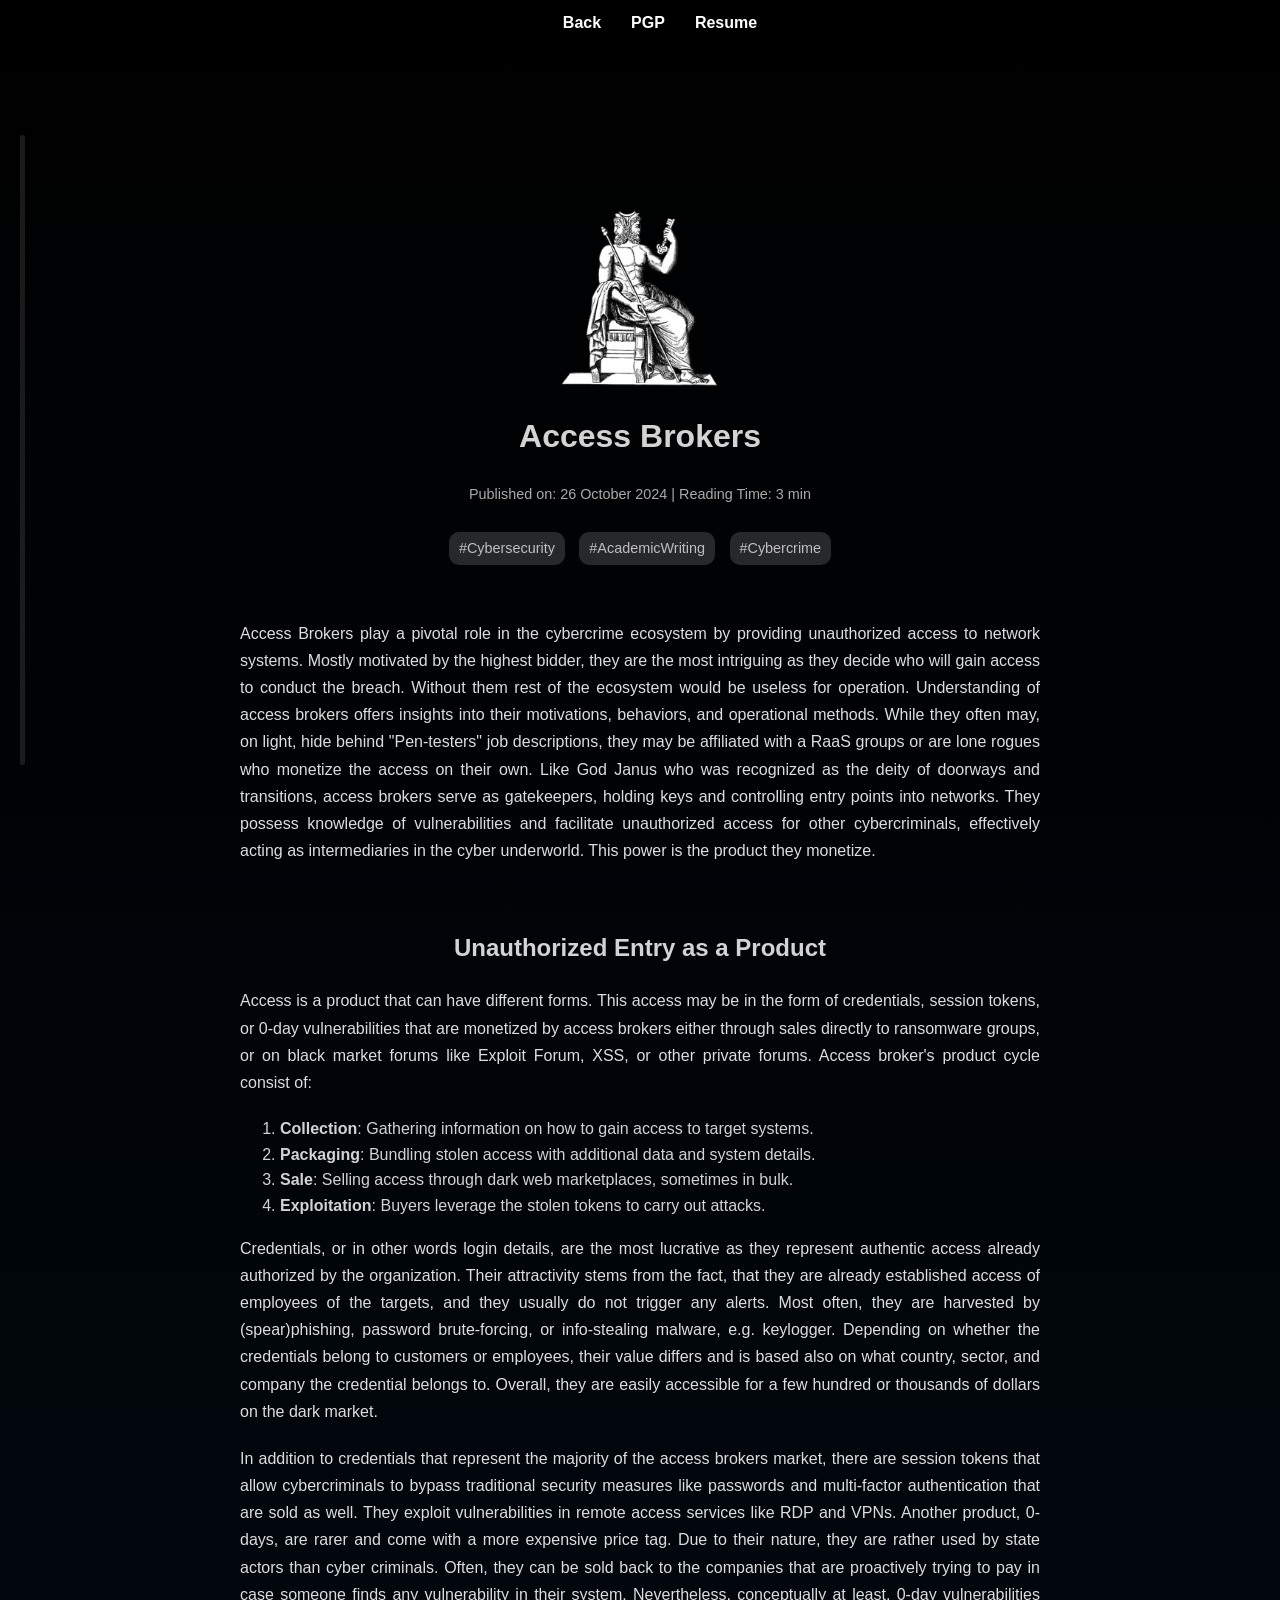
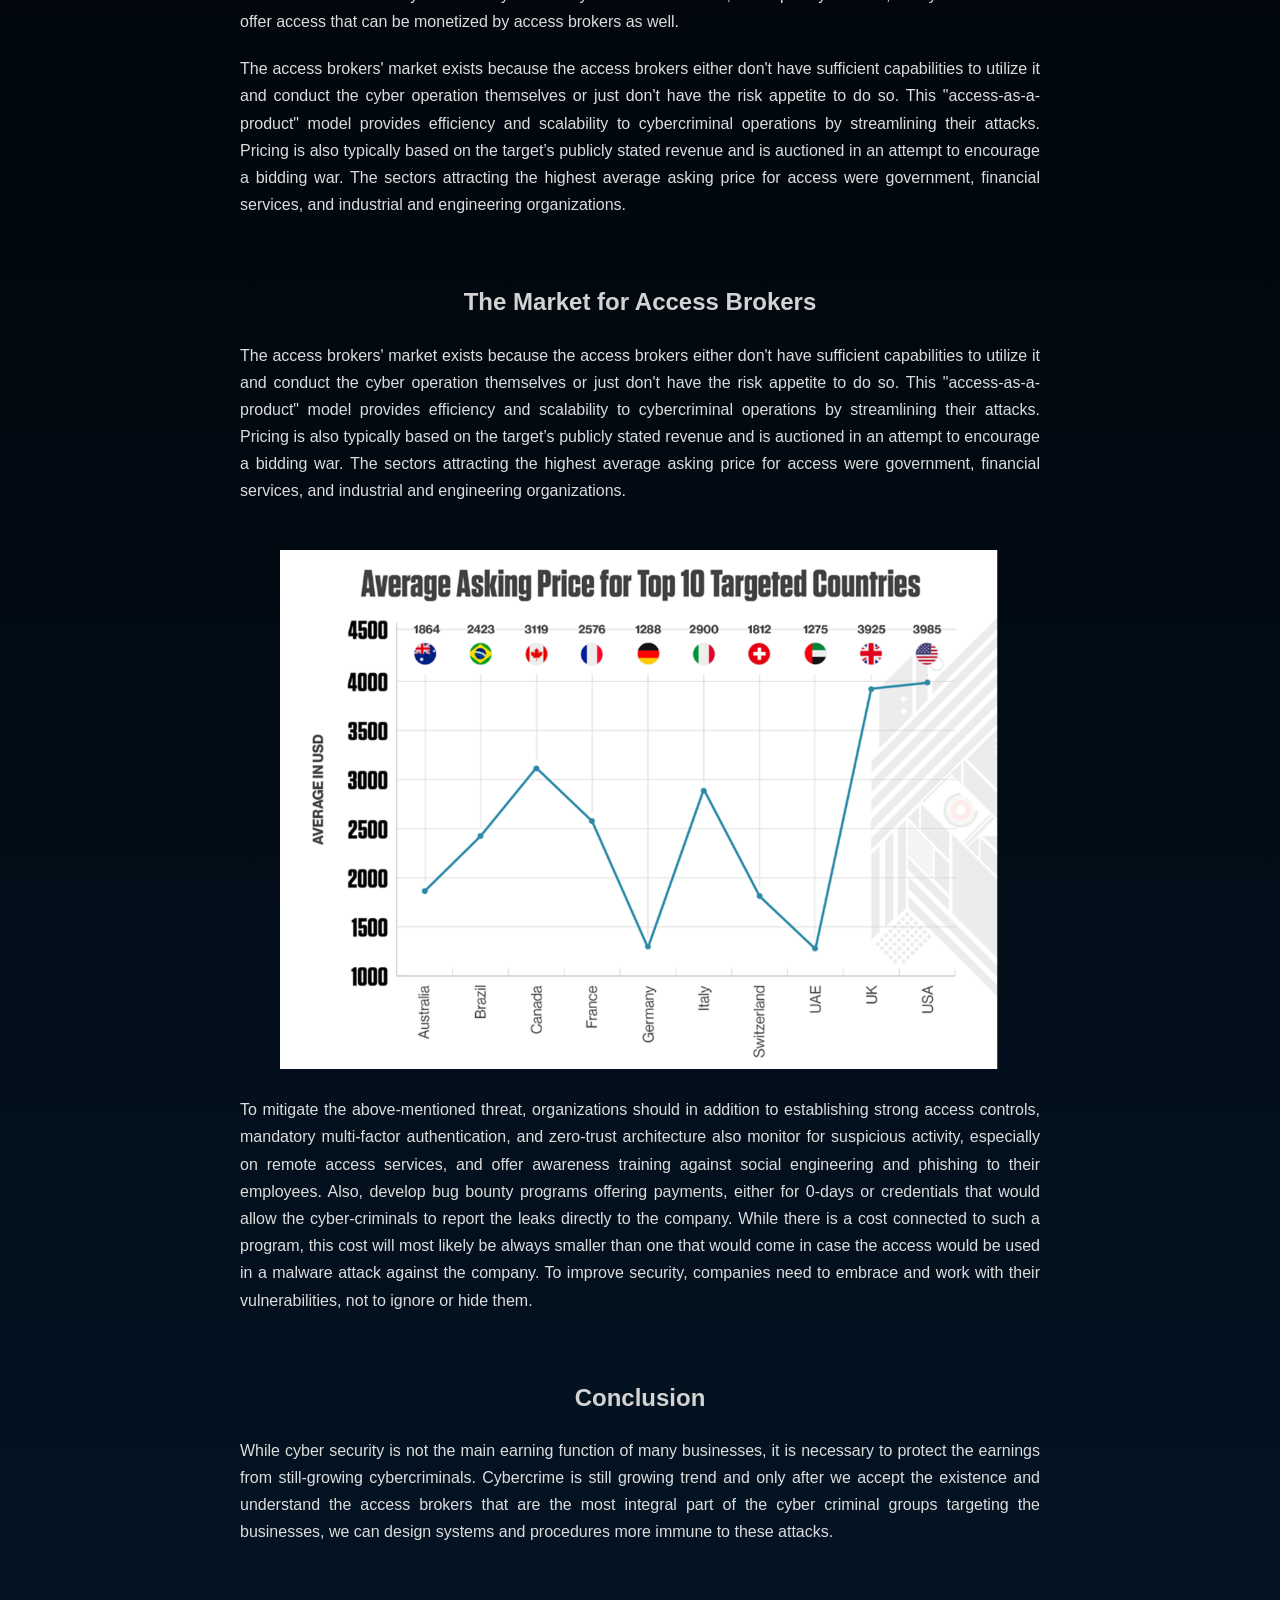
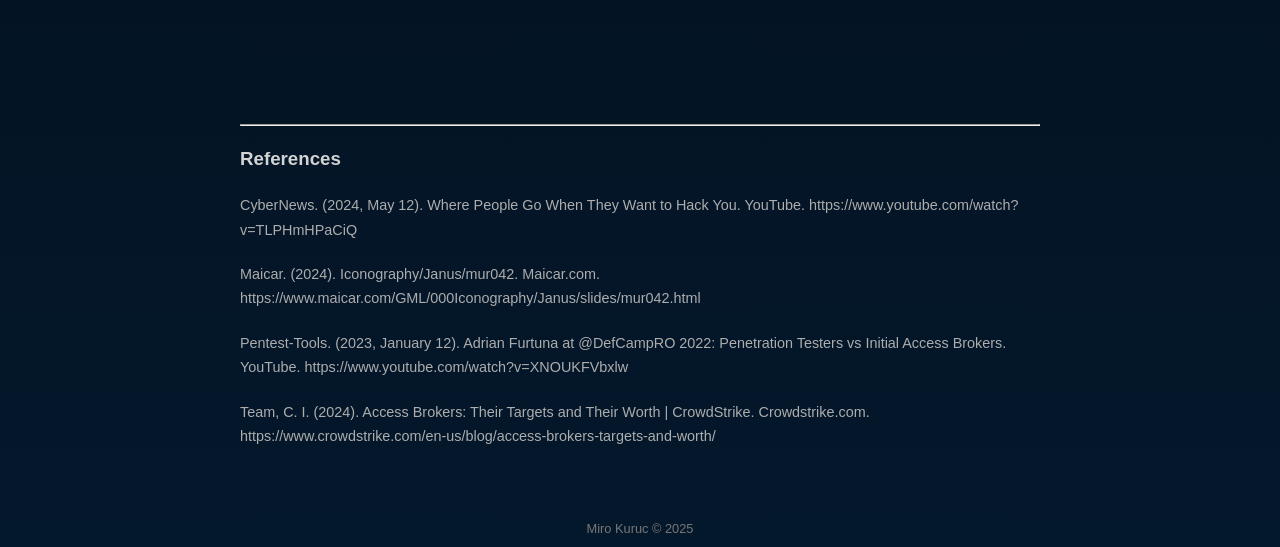
<file: blog/Access_Brokers.html>
<!DOCTYPE html>
<html lang="en">
<head>

    <meta charset="UTF-8">
    <meta name="viewport" content="width=device-width, initial-scale=1.0">
    <link rel="stylesheet" href="/style.css">
    <meta name="date" content="2025-01-01"> <!-- Replace with the actual date -->
    <meta name="author" content="Miro Kuruc"> <!-- Optional: Add your name -->
    <title>Understanding Access Brokers in Cybercrime</title> <!-- Replace with the blog title -->
</head>
<body>

    <header>
        <div class="nav-left">
            <a href="../index.html" class="encrypted-text" data-original="Back"><b>Back</b></a>
            <a href="https://raw.githubusercontent.com/MiroKuruc/whoami/refs/heads/main/Miro%20Kuruc%20(65C4EF4B)%20%E2%80%93%20Public.asc"
                id="downloadLink" class="encrypted-text" data-original="PGP"><b>PGP</b></a>
            <a href="../resume.html" class="encrypted-text" data-original="Resume"><b>Resume</b></a>
        </div>
</header>

    <div class="contents-trigger">
        <div class="progress-line"></div>
    </div>
    <div class="contents-menu">
        <ul></ul>
    </div>

<main>

    <div style="padding: 100px;"></div>

    <img src="blogpictures/janus.jpg" alt="Description of image" class="title-photo">

    <h1>Access Brokers</h1>

    <div class="blog-meta">
        Published on: 26 October 2024 | Reading Time: 3 min
    </div>

    <div class="hashtags">
        <span>#Cybersecurity</span> <span>#AcademicWriting</span> <span>#Cybercrime</span>
    </div>

    <div style="padding: 20px;"></div>

    <div class="blog-content">
        <p>Access Brokers play a pivotal role in the cybercrime ecosystem by providing unauthorized access to network
            systems. Mostly motivated by the highest bidder, they are the most intriguing as they decide who will gain
            access to conduct the breach. Without them rest of the ecosystem would be useless for operation.
            Understanding of access brokers offers insights into their motivations, behaviors, and operational methods.
            While they often may, on light, hide behind "Pen-testers" job descriptions, they may be affiliated with a
            RaaS groups or are lone rogues who monetize the access on their own. Like God Janus who was recognized as
            the deity of doorways and transitions, access brokers serve as gatekeepers, holding keys and controlling
            entry points into networks. They possess knowledge of vulnerabilities and facilitate unauthorized access for
            other cybercriminals, effectively acting as intermediaries in the cyber underworld. This power is the
            product they monetize.</p>

        <div style="height: 25px;"></div>

        <h2>Unauthorized Entry as a Product</h2>
        <p> Access is a product that can have different forms. This access may be in the form of credentials, session
            tokens, or 0-day vulnerabilities that are monetized by access brokers either through sales directly to
            ransomware groups, or on black market forums like Exploit Forum, XSS, or other private forums. Access
            broker's product cycle consist of:</p>
        <ol>
            <li><strong>Collection</strong>: Gathering information on how to gain access to target systems.</li>
            <li><strong>Packaging</strong>: Bundling stolen access with additional data and system details.</li>
            <li><strong>Sale</strong>: Selling access through dark web marketplaces, sometimes in bulk.</li>
            <li><strong>Exploitation</strong>: Buyers leverage the stolen tokens to carry out attacks.</li>
        </ol>

        <p> Credentials, or in other words login details, are the most lucrative as they represent authentic access
            already authorized by the organization. Their attractivity stems from the fact, that they are already
            established access of employees of the targets, and they usually do not trigger any alerts. Most often, they
            are harvested by (spear)phishing, password brute-forcing, or info-stealing malware, e.g. keylogger.
            Depending on whether the credentials belong to customers or employees, their value differs and is based also
            on what country, sector, and company the credential belongs to. Overall, they are easily accessible for a
            few hundred or thousands of dollars on the dark market.</p>

        <p> In addition to credentials that represent the majority of the access brokers market, there are session
            tokens that allow cybercriminals to bypass traditional security measures like passwords and multi-factor
            authentication that are sold as well. They exploit vulnerabilities in remote access services like RDP and
            VPNs. Another product, 0-days, are rarer and come with a more expensive price tag. Due to their nature, they
            are rather used by state actors than cyber criminals. Often, they can be sold back to the companies that are
            proactively trying to pay in case someone finds any vulnerability in their system. Nevertheless,
            conceptually at least, 0-day vulnerabilities offer access that can be monetized by access brokers as
            well. </p>

        <p> The access brokers' market exists because the access brokers either don't have sufficient capabilities to
            utilize it and conduct the cyber operation themselves or just don't have the risk appetite to do so. This
            "access-as-a-product" model provides efficiency and scalability to cybercriminal operations by streamlining
            their attacks. Pricing is also typically based on the target’s publicly stated revenue and is auctioned in
            an attempt to encourage a bidding war. The sectors attracting the highest average asking price for access
            were government, financial services, and industrial and engineering organizations.</p>

        <div style="height: 25px;"></div> 

        <h2>The Market for Access Brokers</h2>
        <p> The access brokers' market exists because the access brokers either don't have sufficient capabilities to
            utilize it and conduct the cyber operation themselves or just don't have the risk appetite to do so. This
            "access-as-a-product" model provides efficiency and scalability to cybercriminal operations by streamlining
            their attacks. Pricing is also typically based on the target’s publicly stated revenue and is auctioned in
            an attempt to encourage a bidding war. The sectors attracting the highest average asking price for access
            were government, financial services, and industrial and engineering organizations.</p>

        <div style="height: 25px;"></div> 

        <img src="blogpictures/askpriceaccess.png" alt="Description of image" class="smaller-image">

        <div style="height: 25px;"></div> 

        <p>To mitigate the above-mentioned threat, organizations should in addition to establishing strong access
            controls, mandatory multi-factor authentication, and zero-trust architecture also monitor for suspicious
            activity, especially on remote access services, and offer awareness training against social engineering and
            phishing to their employees. Also, develop bug bounty programs offering payments, either for 0-days or
            credentials that would allow the cyber-criminals to report the leaks directly to the company. While there is
            a cost connected to such a program, this cost will most likely be always smaller than one that would come in
            case the access would be used in a malware attack against the company. To improve security, companies need
            to embrace and work with their vulnerabilities, not to ignore or hide them. </p>

        <div style="height: 25px;"></div>

        <h2>Conclusion</h2>
        <p>While cyber security is not the main earning function of many businesses, it is necessary to protect the
            earnings from still-growing cybercriminals. Cybercrime is still growing trend and only after we accept the
            existence and understand the access brokers that are the most integral part of the cyber criminal groups
            targeting the businesses, we can design systems and procedures more immune to these attacks. </p>

    </div>

    <div style="height: 150px;"></div> 
    <hr> 
    <h3>References</h3>

    <p class="dark-small-text">CyberNews. (2024, May 12). Where People Go When They Want to Hack You. YouTube.
        https://www.youtube.com/watch?v=TLPHmHPaCiQ</p>
    <p class="dark-small-text">Maicar. (2024). Iconography/Janus/mur042. Maicar.com.
        https://www.maicar.com/GML/000Iconography/Janus/slides/mur042.html</p>
    <p class="dark-small-text">Pentest-Tools. (2023, January 12). Adrian Furtuna at @DefCampRO 2022: Penetration Testers
        vs Initial Access Brokers. YouTube. https://www.youtube.com/watch?v=XNOUKFVbxlw</p>
    <p class="dark-small-text">Team, C. I. (2024). Access Brokers: Their Targets and Their Worth | CrowdStrike.
        Crowdstrike.com. https://www.crowdstrike.com/en-us/blog/access-brokers-targets-and-worth/</p>

</main>

<footer>Miro Kuruc © 2025</footer>

<script src="/script.js" defer></script>

</body>
</html>
</file>
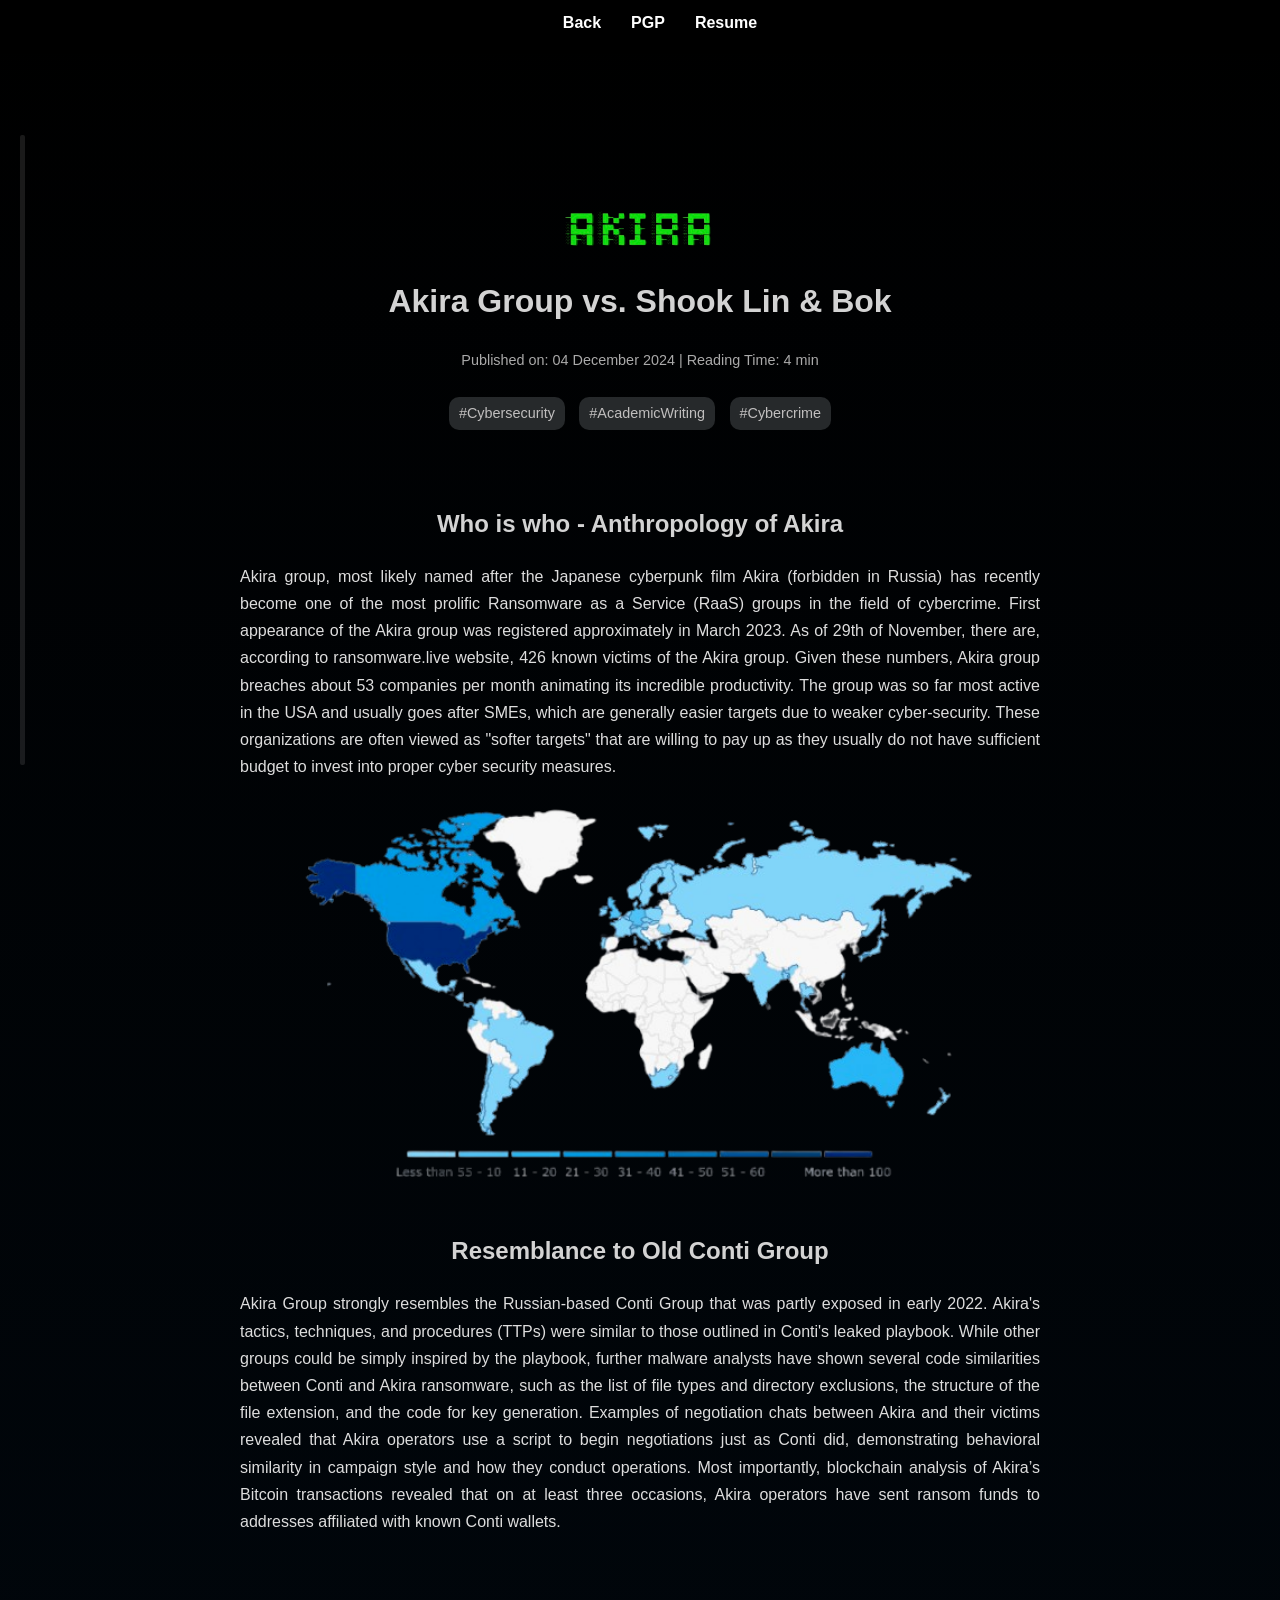
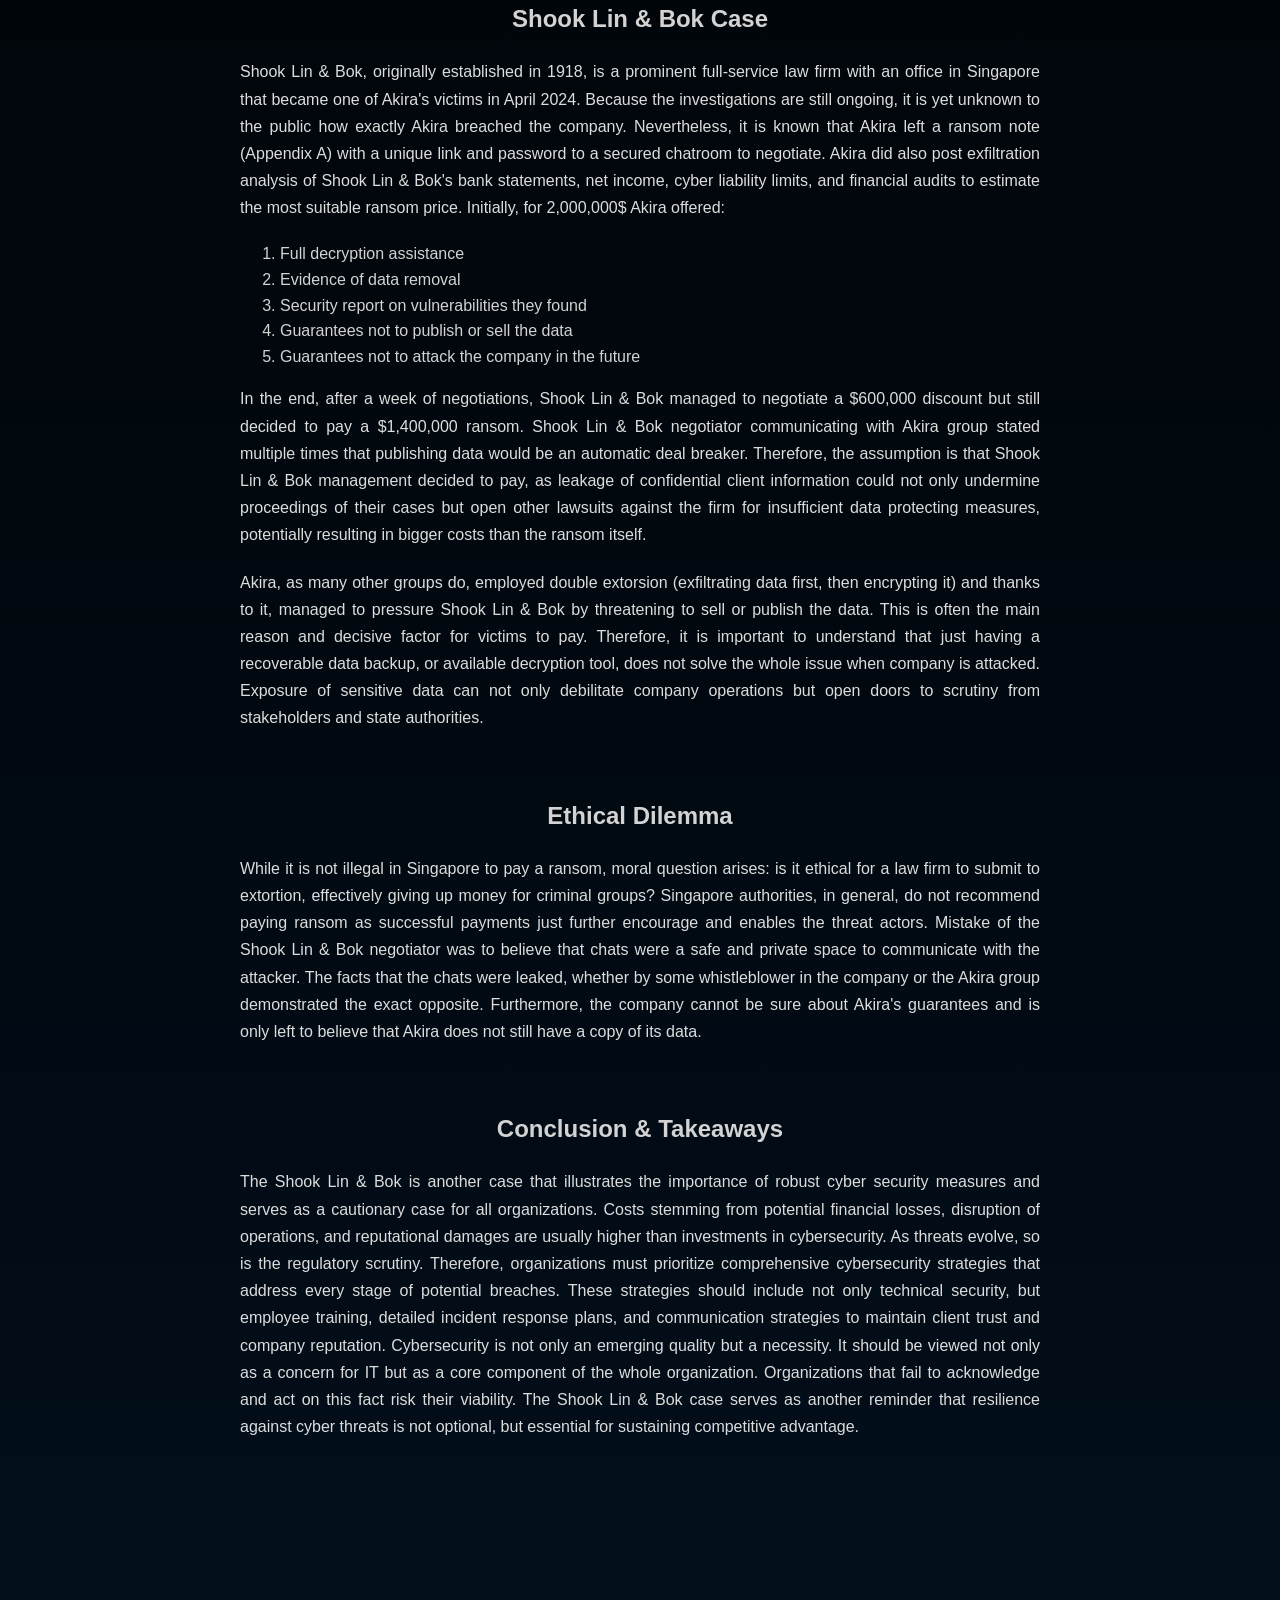
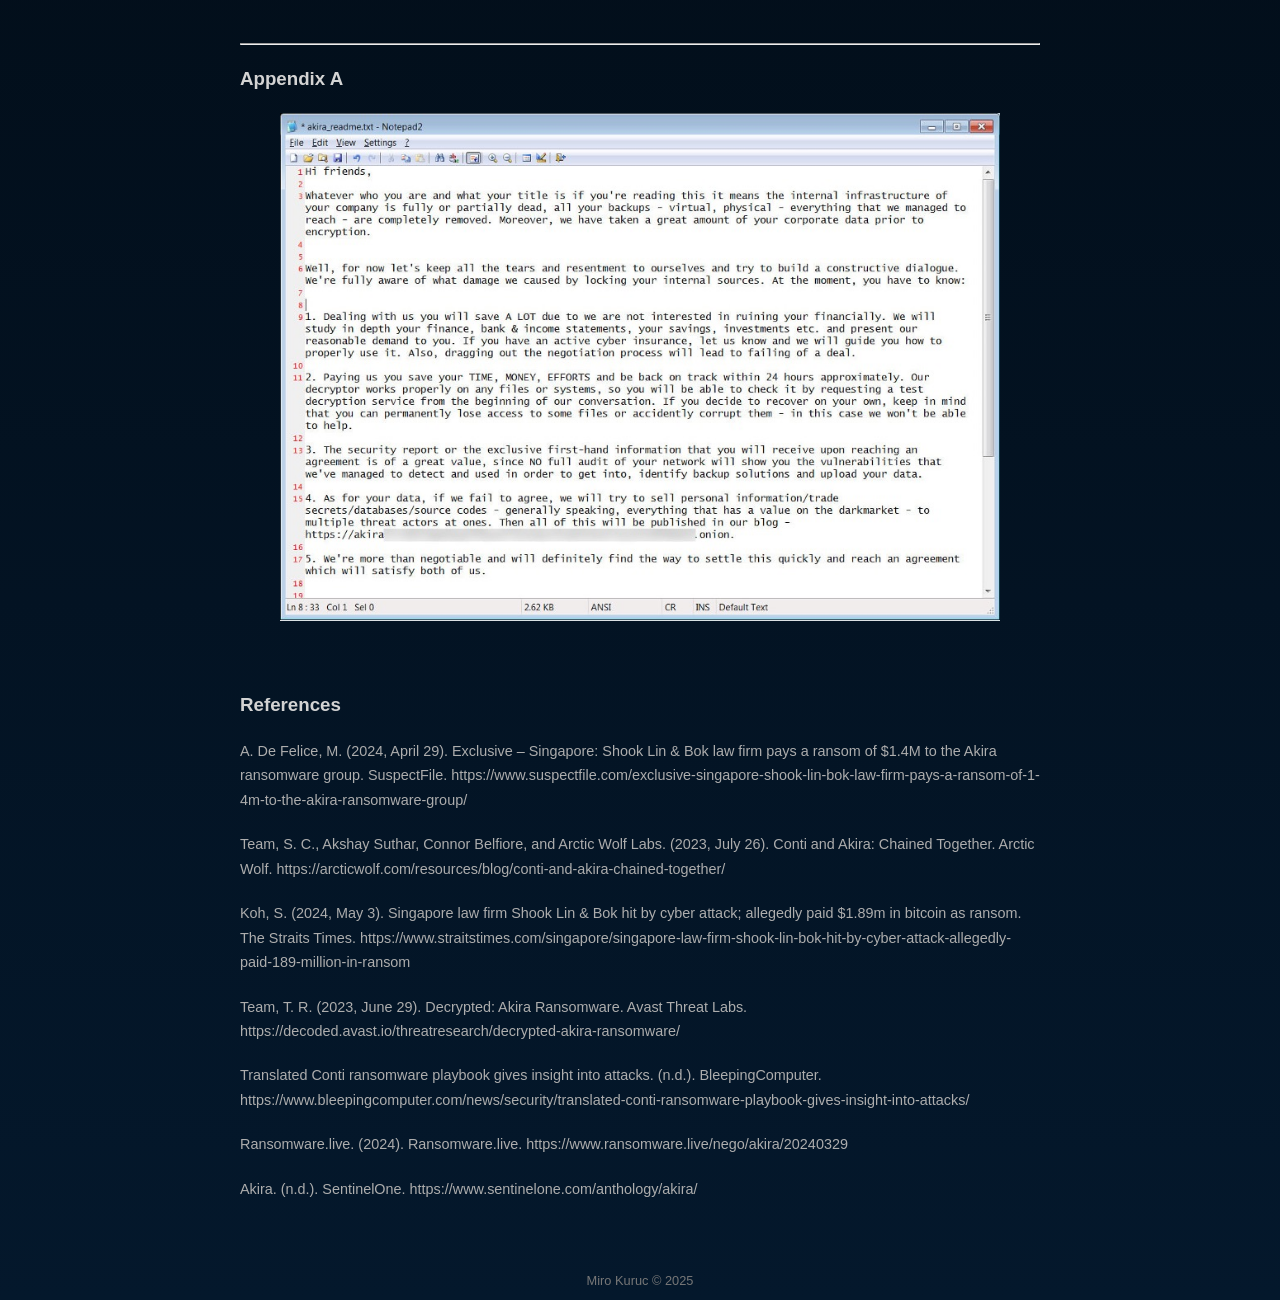
<file: blog/AkiraShook.html>
<!DOCTYPE html>
<html lang="en">
<head>

    <meta charset="UTF-8">
    <meta name="viewport" content="width=device-width, initial-scale=1.0">
    <link rel="stylesheet" href="/style.css">
    <meta name="date" content="2025-01-01"> <!-- Replace with the actual date -->
    <meta name="author" content="Miro Kuruc"> <!-- Optional: Add your name -->
    <title>Akira Group vs. Shook Lin & Bok</title> <!-- Replace with the blog title -->
</head>
<body>

    <header>
        <div class="nav-left">
            <a href="../index.html" class="encrypted-text" data-original="Back"><b>Back</b></a>
            <a href="https://raw.githubusercontent.com/MiroKuruc/whoami/refs/heads/main/Miro%20Kuruc%20(65C4EF4B)%20%E2%80%93%20Public.asc"
                id="downloadLink" class="encrypted-text" data-original="PGP"><b>PGP</b></a>
            <a href="../resume.html" class="encrypted-text" data-original="Resume"><b>Resume</b></a>
        </div>
</header>

    <div class="contents-trigger">
        <div class="progress-line"></div>
    </div>
    <div class="contents-menu">
        <ul></ul>
    </div>

<main>

    <div style="padding: 100px;"></div>

    <img src="blogpictures/akira.png" alt="Description of image" class="title-photo">

    <h1>Akira Group vs. Shook Lin & Bok</h1>

    <div class="blog-meta">
        Published on: 04 December 2024 | Reading Time: 4 min
    </div>

    <div class="hashtags">
        <span>#Cybersecurity</span> <span>#AcademicWriting</span> <span>#Cybercrime</span>
    </div>

    <div style="padding: 20px;"></div>

    <div class="blog-content">
        <h2>Who is who - Anthropology of Akira</h2>
        <p>Akira group, most likely named after the Japanese cyberpunk film Akira (forbidden in Russia) has recently
            become one of the most prolific Ransomware as a Service (RaaS) groups in the field of cybercrime. First
            appearance of the Akira group was registered approximately in March 2023. As of 29th of November, there are,
            according to ransomware.live website, 426 known victims of the Akira group. Given these numbers, Akira group
            breaches about 53 companies per month animating its incredible productivity. The group was so far most
            active in the USA and usually goes after SMEs, which are generally easier targets due to weaker
            cyber-security. These organizations are often viewed as "softer targets" that are willing to pay up as they
            usually do not have sufficient budget to invest into proper cyber security measures.</p>
        <img src="blogpictures/akira_map.png" alt="Description of image" class="smaller-image">
        
        <div style="height: 25px;"></div> 

        <h2>Resemblance to Old Conti Group</h2>
        <p>Akira Group strongly resembles the Russian-based Conti Group that was partly exposed in early 2022. Akira's
            tactics, techniques, and procedures (TTPs) were similar to those outlined in Conti's leaked playbook. While
            other groups could be simply inspired by the playbook, further malware analysts have shown several code
            similarities between Conti and Akira ransomware, such as the list of file types and directory exclusions,
            the structure of the file extension, and the code for key generation. Examples of negotiation chats between
            Akira and their victims revealed that Akira operators use a script to begin negotiations just as Conti did,
            demonstrating behavioral similarity in campaign style and how they conduct operations. Most importantly,
            blockchain analysis of Akira’s Bitcoin transactions revealed that on at least three occasions, Akira
            operators have sent ransom funds to addresses affiliated with known Conti wallets.</p>
        
            <div style="height: 25px;"></div> 

        <h2>Shook Lin & Bok Case</h2>
        <p> Shook Lin & Bok, originally established in 1918, is a prominent full-service law firm with an office in
            Singapore that became one of Akira's victims in April 2024. Because the investigations are still ongoing, it
            is yet unknown to the public how exactly Akira breached the company. Nevertheless, it is known that Akira
            left a ransom note (Appendix A) with a unique link and password to a secured chatroom to negotiate. Akira
            did also post exfiltration analysis of Shook Lin & Bok's bank statements, net income, cyber liability
            limits, and financial audits to estimate the most suitable ransom price. Initially, for 2,000,000$ Akira
            offered:</p>
        <ol>
            <li>Full decryption assistance</li>
            <li>Evidence of data removal</li>
            <li>Security report on vulnerabilities they found</li>
            <li>Guarantees not to publish or sell the data</li>
            <li>Guarantees not to attack the company in the future</li>
        </ol>
        <p> In the end, after a week of negotiations, Shook Lin & Bok managed to negotiate a $600,000 discount but still
            decided to pay a $1,400,000 ransom. Shook Lin & Bok negotiator communicating with Akira group stated
            multiple times that publishing data would be an automatic deal breaker. Therefore, the assumption is that
            Shook Lin & Bok management decided to pay, as leakage of confidential client information could not only
            undermine proceedings of their cases but open other lawsuits against the firm for insufficient data
            protecting measures, potentially resulting in bigger costs than the ransom itself. </p>
        <p> Akira, as many other groups do, employed double extorsion (exfiltrating data first, then encrypting it) and
            thanks to it, managed to pressure Shook Lin & Bok by threatening to sell or publish the data. This is often
            the main reason and decisive factor for victims to pay. Therefore, it is important to understand that just
            having a recoverable data backup, or available decryption tool, does not solve the whole issue when company
            is attacked. Exposure of sensitive data can not only debilitate company operations but open doors to
            scrutiny from stakeholders and state authorities.</p>
        
            <div style="height: 25px;"></div> 

        <h2>Ethical Dilemma</h2>
        <p>While it is not illegal in Singapore to pay a ransom, moral question arises: is it ethical for a law firm to
            submit to extortion, effectively giving up money for criminal groups? Singapore authorities, in general, do
            not recommend paying ransom as successful payments just further encourage and enables the threat actors.
            Mistake of the Shook Lin & Bok negotiator was to believe that chats were a safe and private space to
            communicate with the attacker. The facts that the chats were leaked, whether by some whistleblower in the
            company or the Akira group demonstrated the exact opposite. Furthermore, the company cannot be sure about
            Akira's guarantees and is only left to believe that Akira does not still have a copy of its data.</p>
        
            <div style="height: 25px;"></div> 

        <h2>Conclusion & Takeaways</h2>
        <p> The Shook Lin & Bok is another case that illustrates the importance of robust cyber security measures and
            serves as a cautionary case for all organizations. Costs stemming from potential financial losses,
            disruption of operations, and reputational damages are usually higher than investments in cybersecurity. As
            threats evolve, so is the regulatory scrutiny. Therefore, organizations must prioritize comprehensive
            cybersecurity strategies that address every stage of potential breaches. These strategies should include not
            only technical security, but employee training, detailed incident response plans, and communication
            strategies to maintain client trust and company reputation. Cybersecurity is not only an emerging quality
            but a necessity. It should be viewed not only as a concern for IT but as a core component of the whole
            organization. Organizations that fail to acknowledge and act on this fact risk their viability. The Shook
            Lin & Bok case serves as another reminder that resilience against cyber threats is not optional, but
            essential for sustaining competitive advantage.</p>
        
            <div style="height: 25px;"></div> 

    </div>


    <div style="height: 150px;"></div> 

    <hr> 

    <h3>Appendix A</h3>
    <img src="blogpictures/akiranote.png" alt="Description of image" class="smaller-image">
    <div style="height: 50px;"></div> <!-- Adds a vertical space of 25px -->

    <h3>References</h3>
    <p class="dark-small-text">A. De Felice, M. (2024, April 29). Exclusive – Singapore: Shook Lin & Bok law firm pays a
        ransom of $1.4M to the Akira ransomware group. SuspectFile.
        https://www.suspectfile.com/exclusive-singapore-shook-lin-bok-law-firm-pays-a-ransom-of-1-4m-to-the-akira-ransomware-group/</p>
    <p class="dark-small-text">Team, S. C., Akshay Suthar, Connor Belfiore, and Arctic Wolf Labs. (2023, July 26). Conti
        and Akira: Chained Together. Arctic Wolf.
        https://arcticwolf.com/resources/blog/conti-and-akira-chained-together/ </p>
    <p class="dark-small-text">Koh, S. (2024, May 3). Singapore law firm Shook Lin & Bok hit by cyber attack; allegedly
        paid $1.89m in bitcoin as ransom. The Straits Times.
        https://www.straitstimes.com/singapore/singapore-law-firm-shook-lin-bok-hit-by-cyber-attack-allegedly-paid-189-million-in-ransom </p>
    <p class="dark-small-text">Team, T. R. (2023, June 29). Decrypted: Akira Ransomware. Avast Threat Labs.
        https://decoded.avast.io/threatresearch/decrypted-akira-ransomware/ </p>
    <p class="dark-small-text">Translated Conti ransomware playbook gives insight into attacks. (n.d.).
        BleepingComputer.
        https://www.bleepingcomputer.com/news/security/translated-conti-ransomware-playbook-gives-insight-into-attacks/ </p>
    <p class="dark-small-text">Ransomware.live. (2024). Ransomware.live.
        https://www.ransomware.live/nego/akira/20240329 </p>
    <p class="dark-small-text">Akira. (n.d.). SentinelOne. https://www.sentinelone.com/anthology/akira/ </p>


</main>

<footer>Miro Kuruc © 2025</footer>

<script src="/script.js" defer></script>

</body>
</html>
</file>
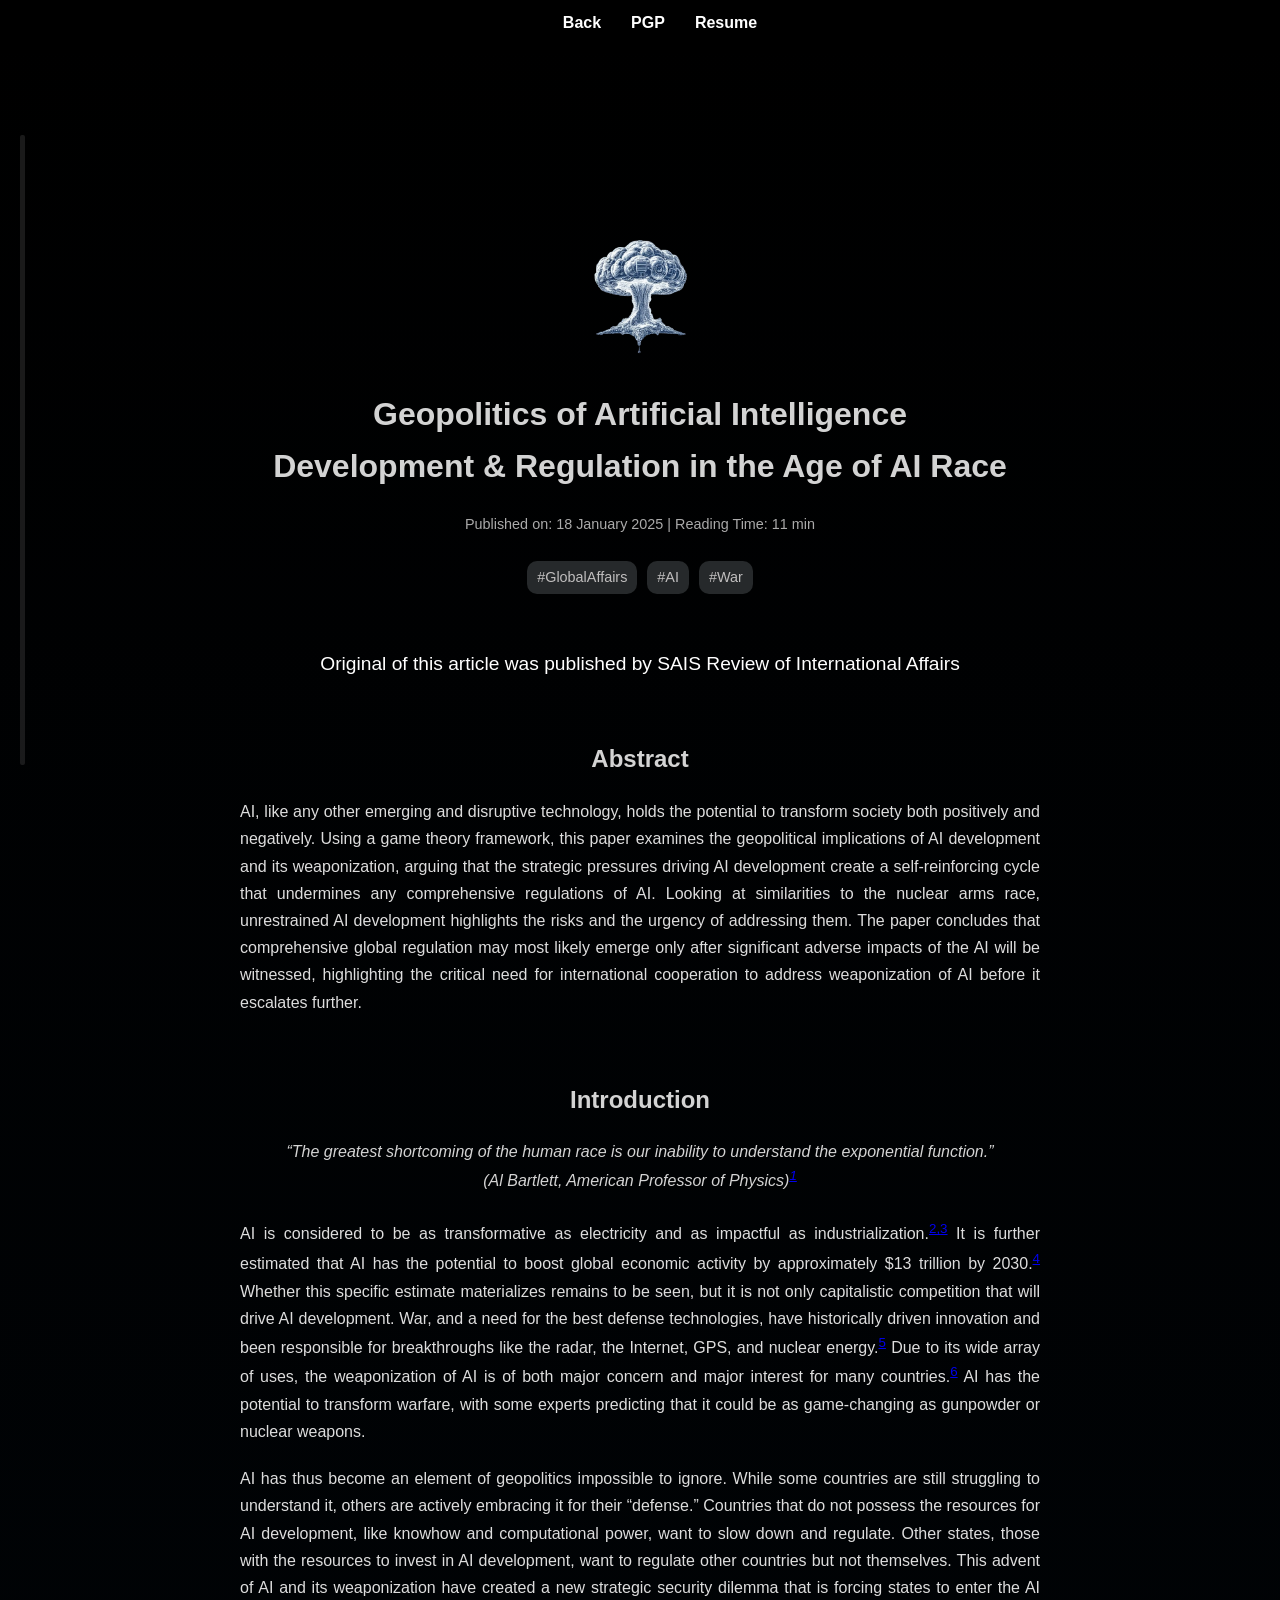
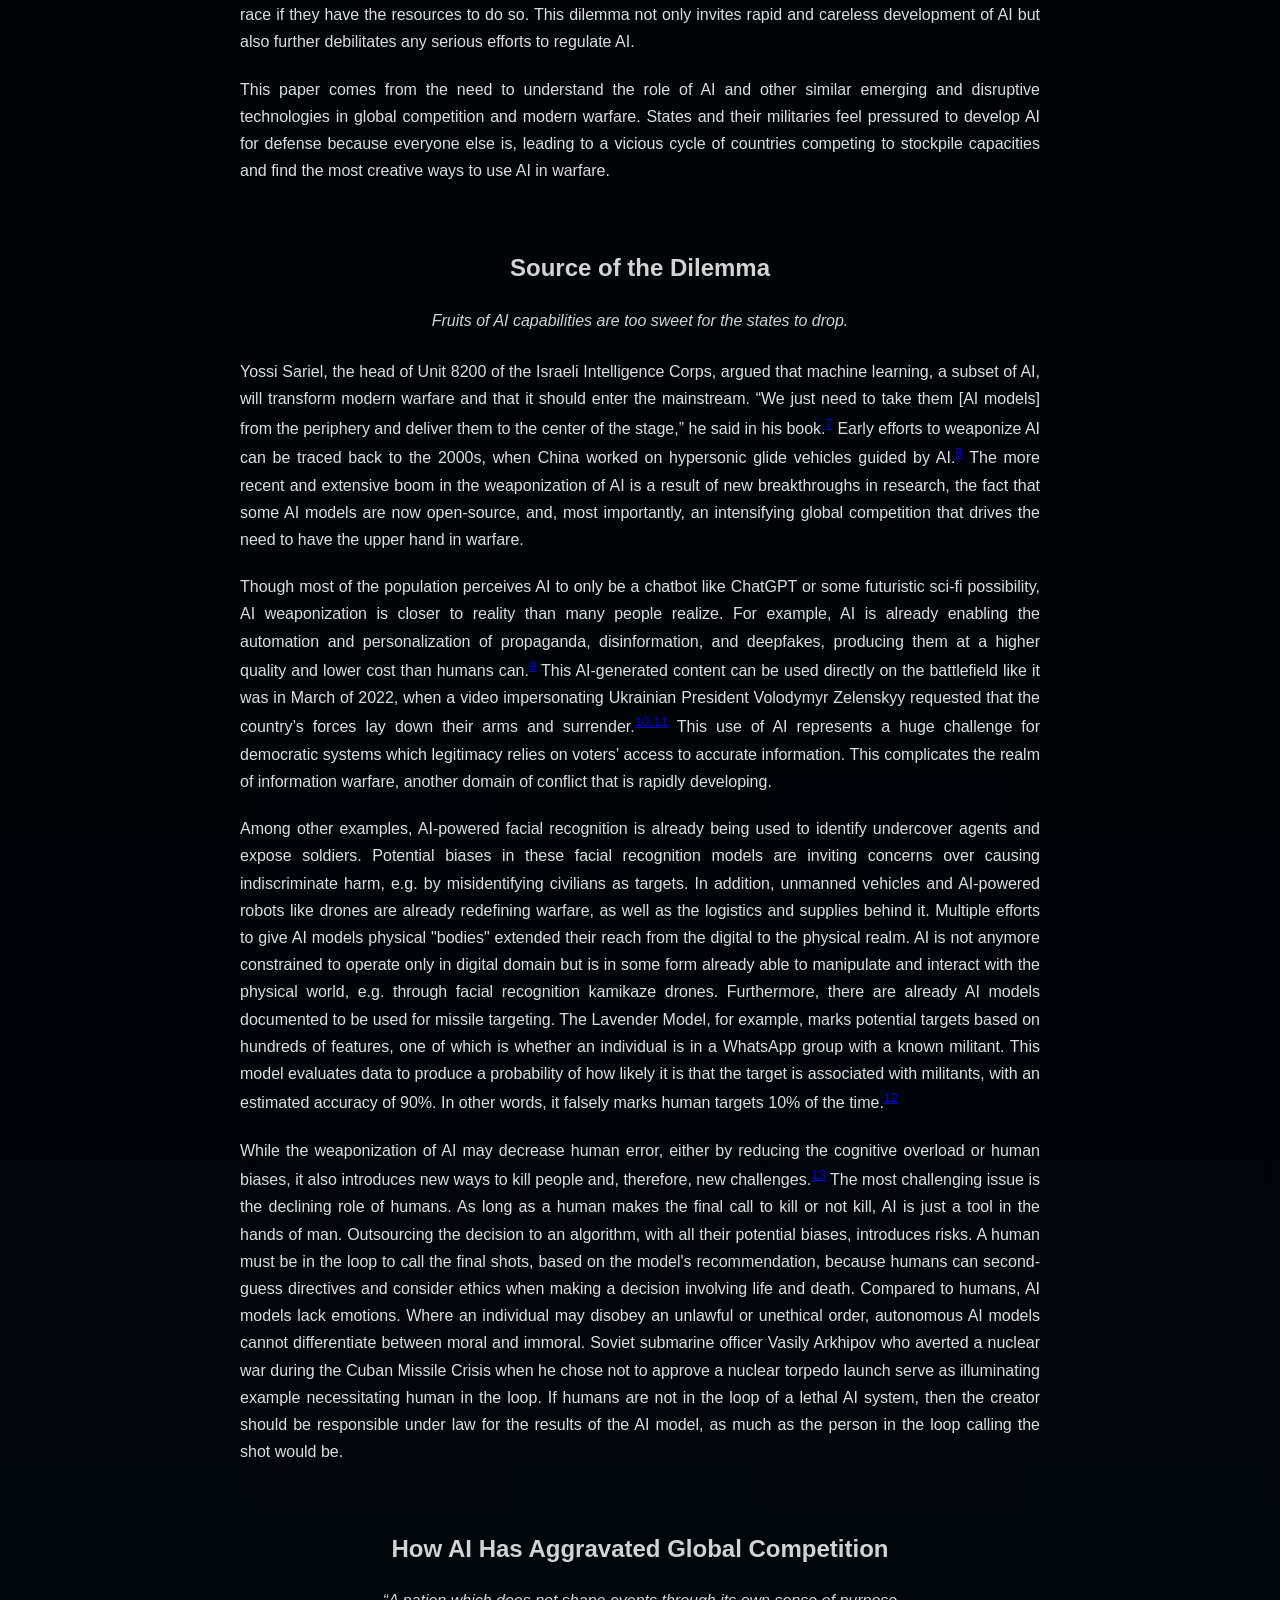
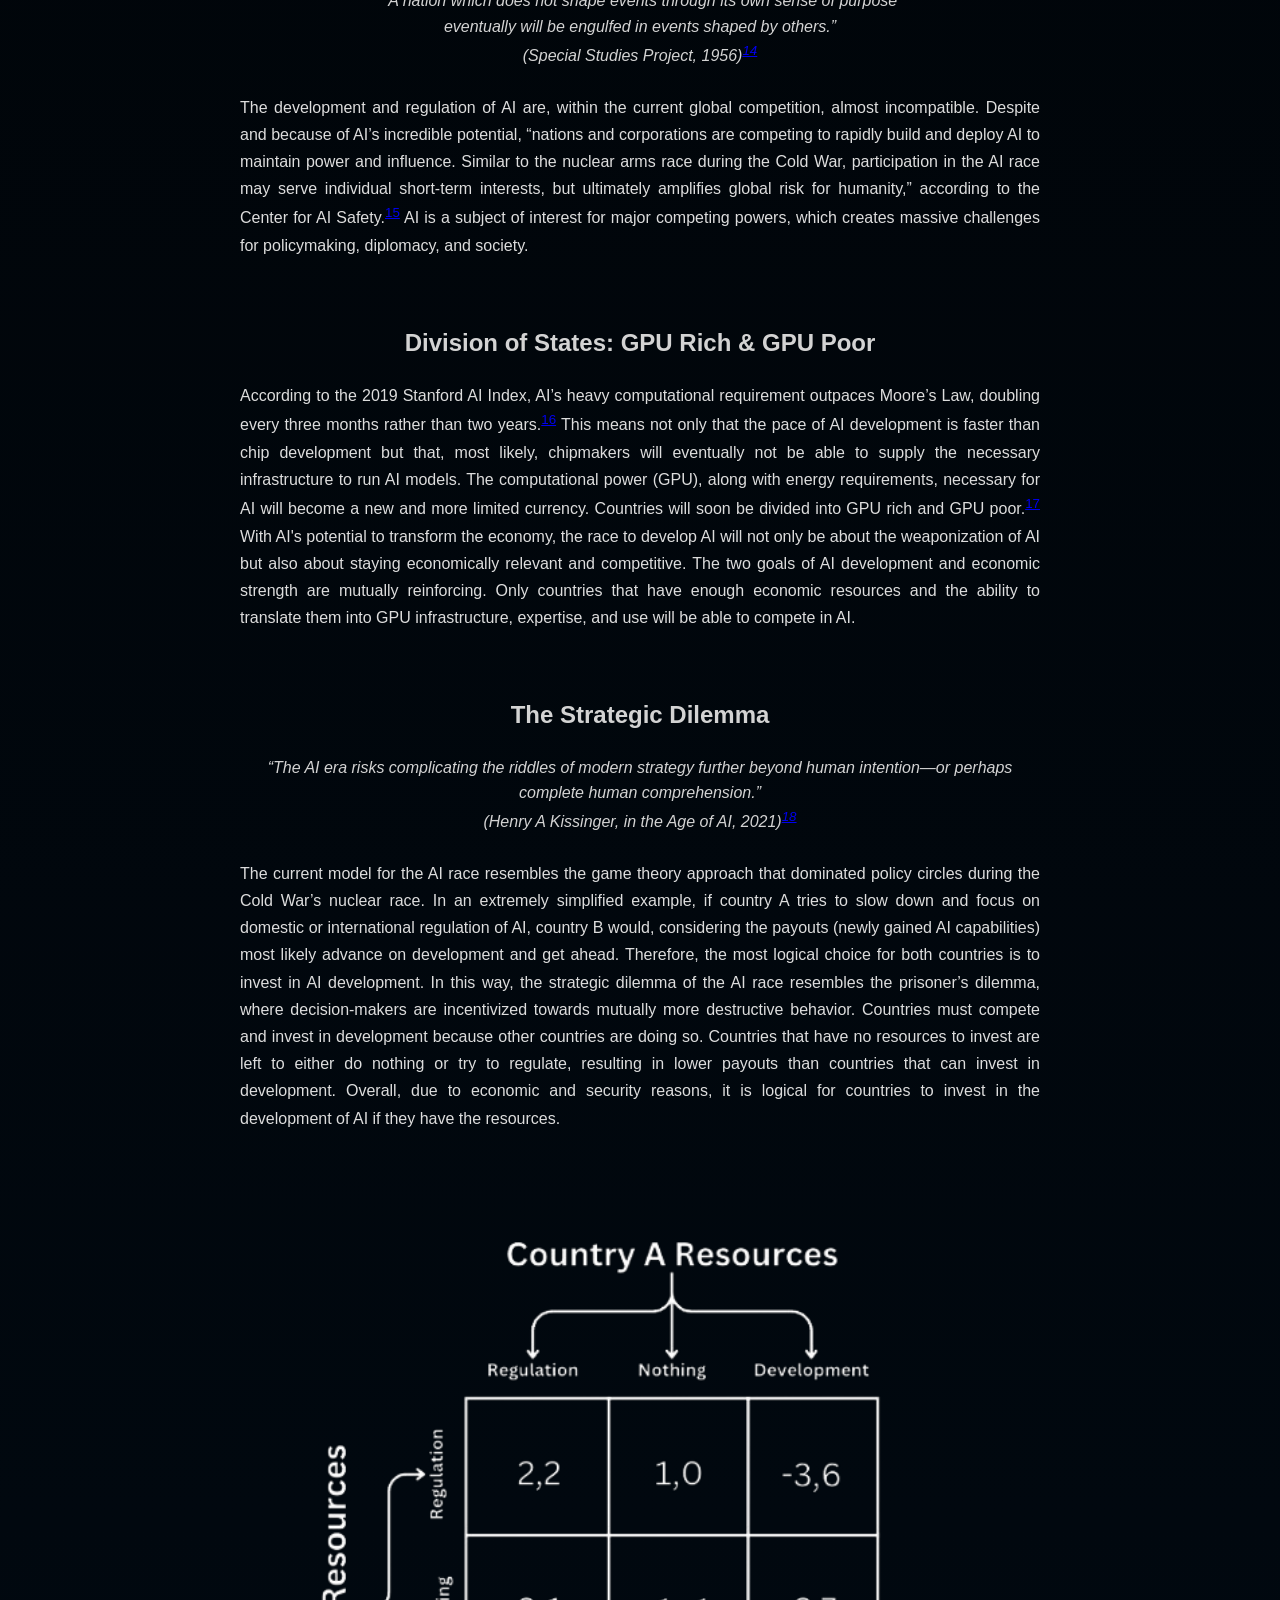
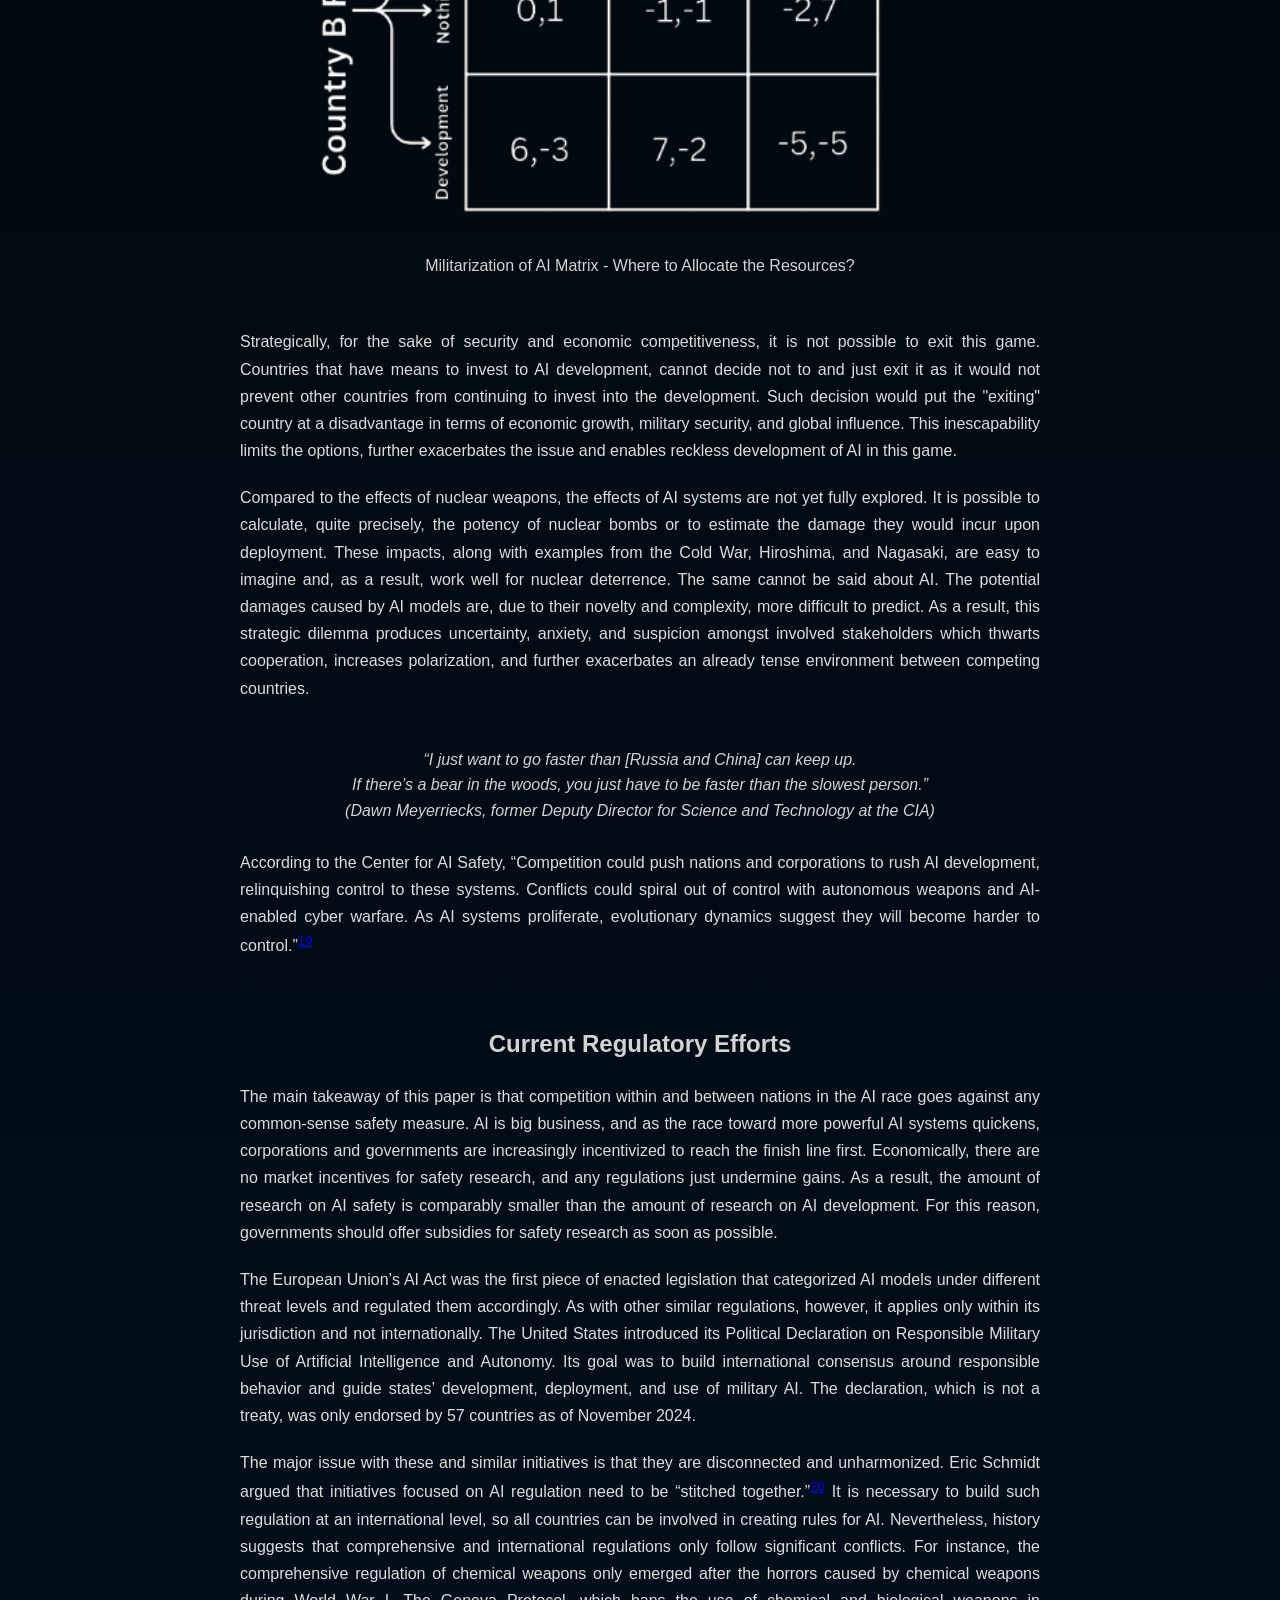
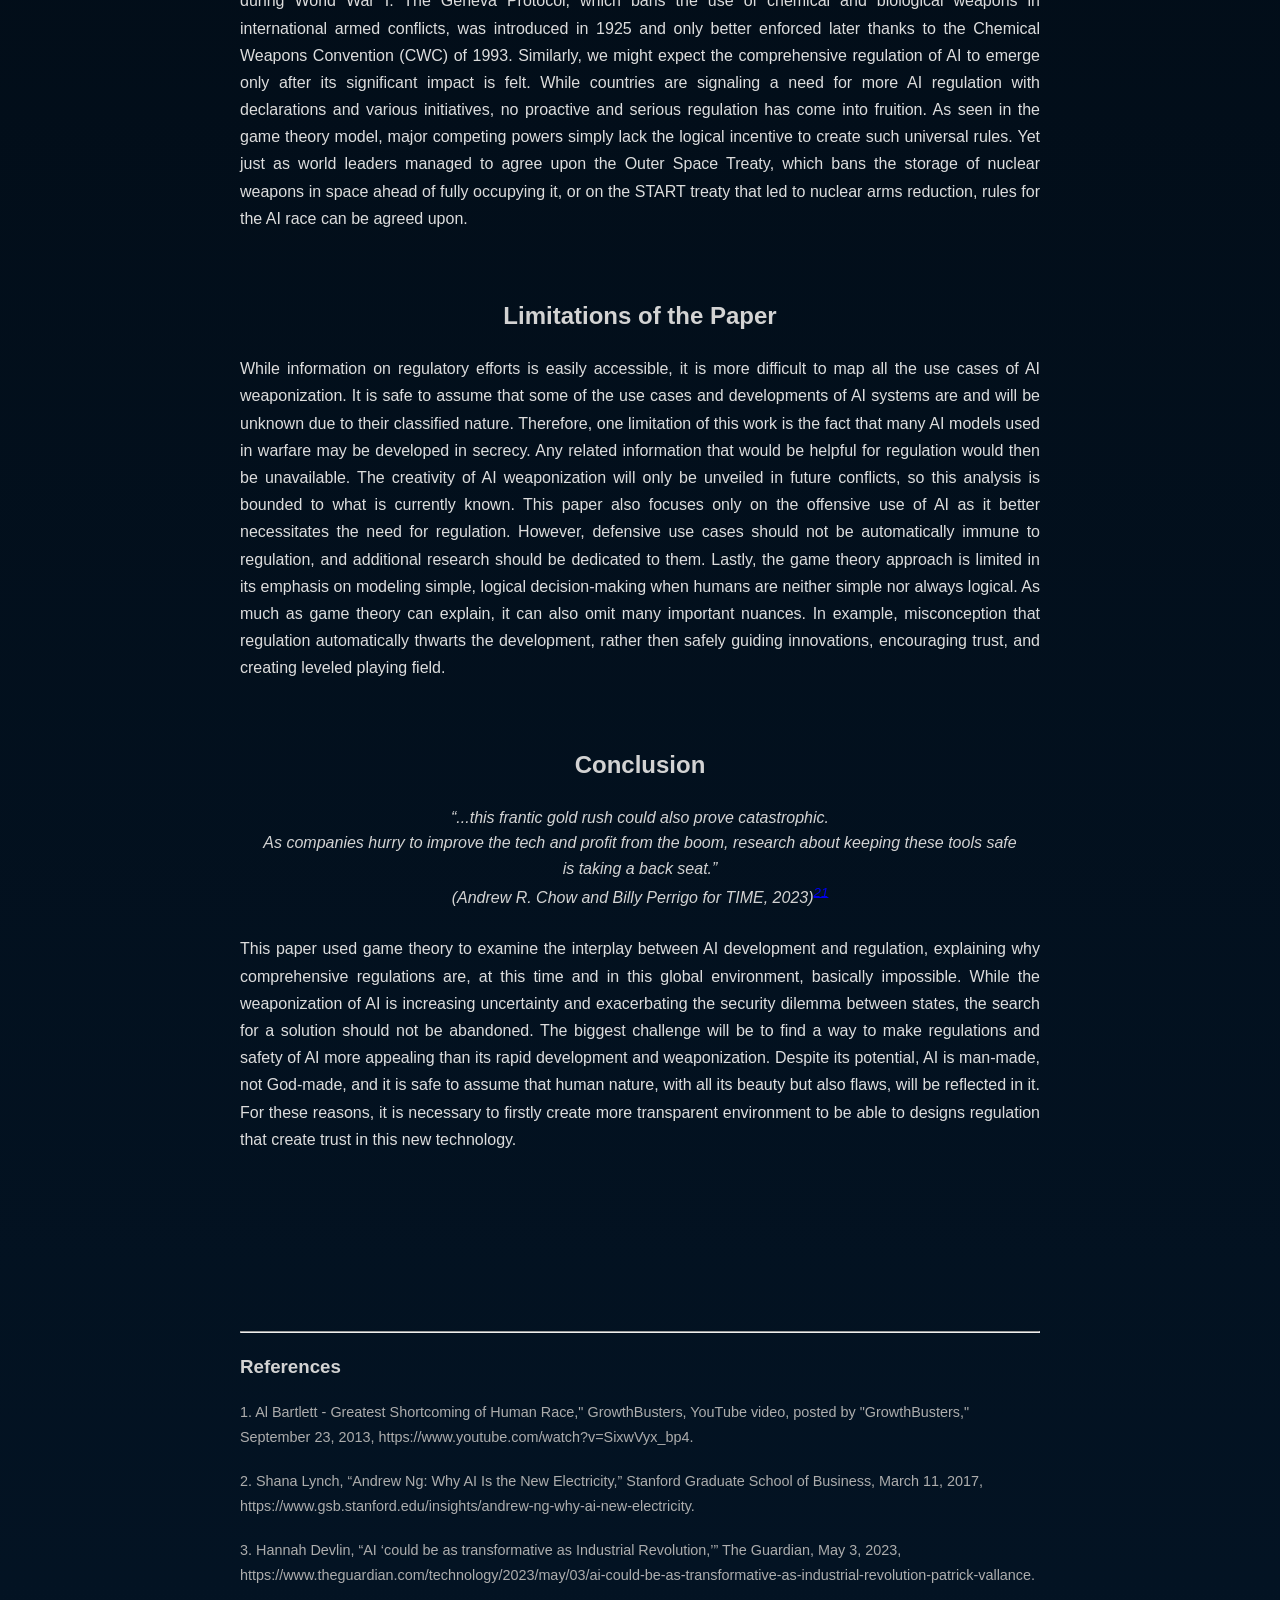
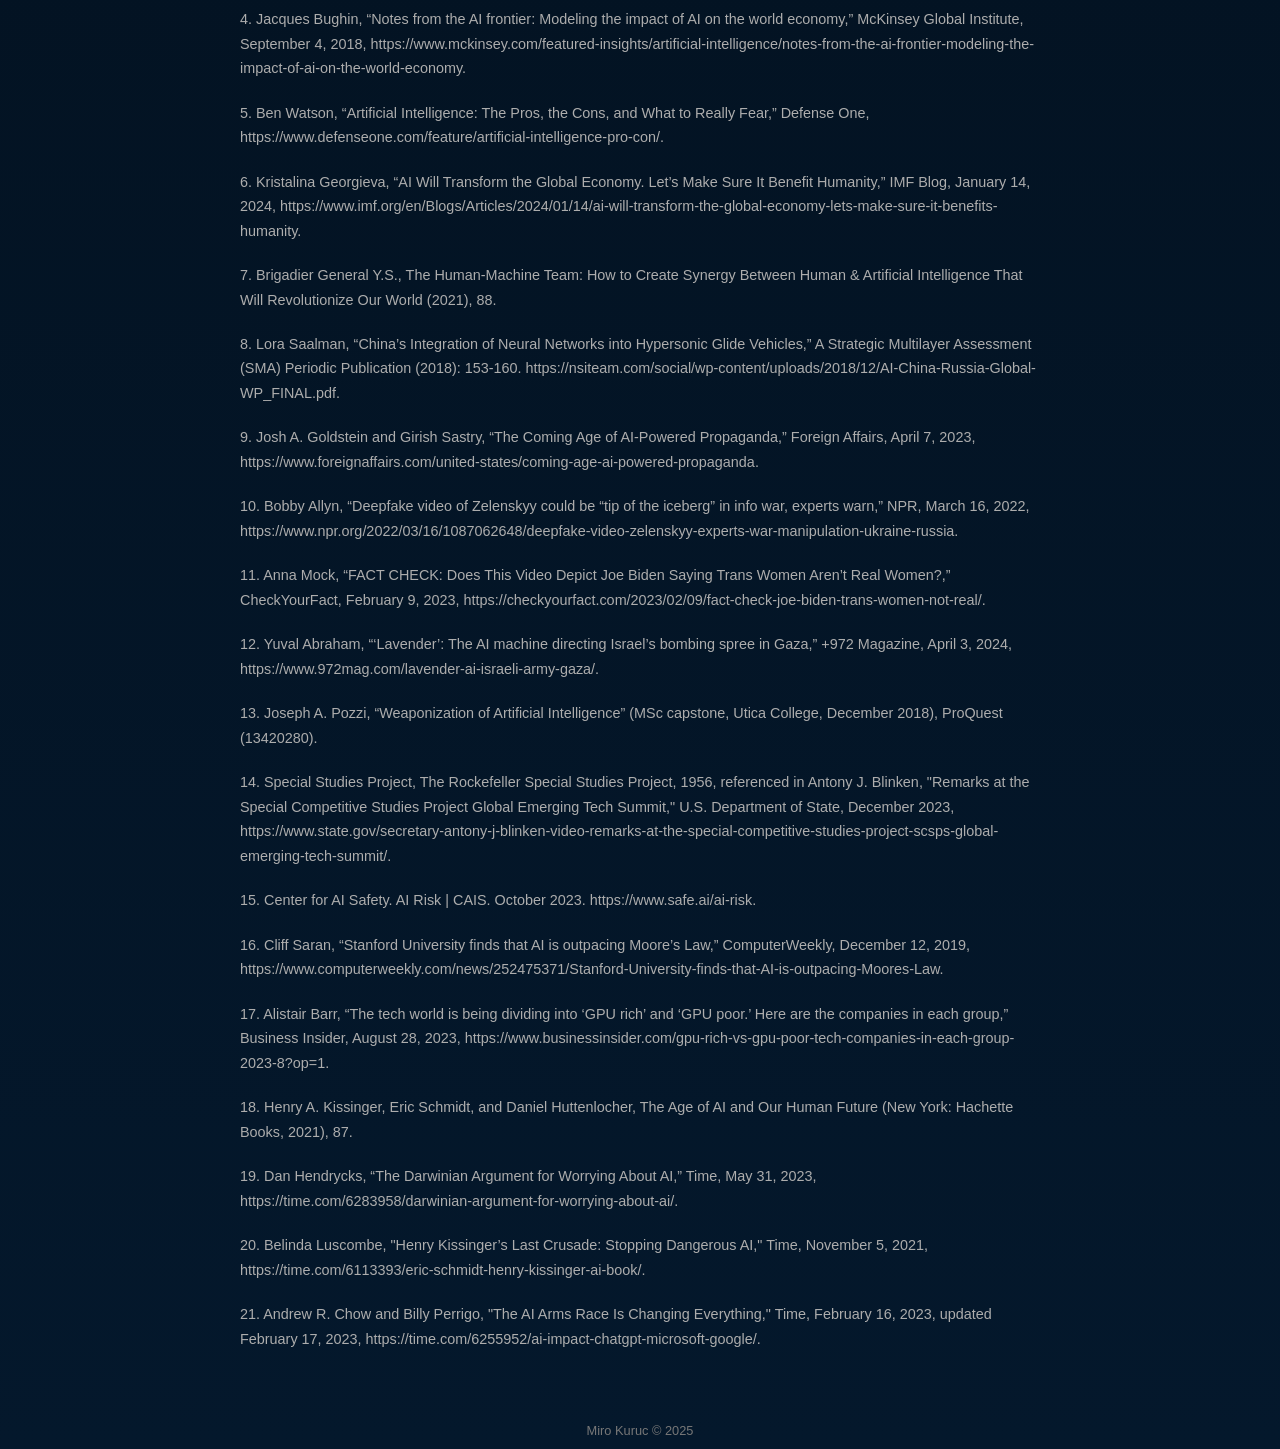
<file: blog/GeopoliticsofAI.html>
<!DOCTYPE html>
<html lang="en">
<head>

    <meta charset="UTF-8">
    <meta name="viewport" content="width=device-width, initial-scale=1.0">
    <link rel="stylesheet" href="/style.css">
    <meta name="date" content="2025-01-01"> <!-- Replace with the actual date -->
    <meta name="author" content="Miro Kuruc"> <!-- Optional: Add your name -->
    <title>Geopolitics of Artificial Intelligence: Development & Regulation in the Age of AI Race</title>
    <!-- Replace with the blog title -->
</head>
<body>

    <header>
        <div class="nav-left">
            <a href="../index.html" class="encrypted-text" data-original="Back"><b>Back</b></a>
            <a href="https://raw.githubusercontent.com/MiroKuruc/whoami/refs/heads/main/Miro%20Kuruc%20(65C4EF4B)%20%E2%80%93%20Public.asc"
                id="downloadLink" class="encrypted-text" data-original="PGP"><b>PGP</b></a>
            <a href="../resume.html" class="encrypted-text" data-original="Resume"><b>Resume</b></a>
        </div>
</header>

    <div class="contents-trigger">
        <div class="progress-line"></div>
    </div>
    <div class="contents-menu">
        <ul></ul>
    </div>

<main>

    <div style="padding: 100px;"></div>

    <img src="blogpictures/code.png" alt="Description of image" class="title-photo">

    <h1>Geopolitics of Artificial Intelligence <br> Development & Regulation in the Age of AI Race</h1>

    <div class="blog-meta">
        Published on: 18 January 2025 | Reading Time: 11 min
    </div>

    <div class="hashtags">
        <span>#GlobalAffairs</span><span>#AI</span><span>#War</span>
    </div>

    <div style="padding: 20px;"></div>

    <center>
        <a href="https://muse.jhu.edu/article/950956" class="blog-title" target="_blank">
            Original of this article was published by SAIS Review of International Affairs
        </a>
    </center>

    <div style="padding: 20px;"></div>

    <div class="blog-content">
        <h2>Abstract</h2>
        <p>AI, like any other emerging and disruptive technology, holds the potential to transform society both
            positively and negatively. Using a game theory framework, this paper examines the geopolitical implications
            of AI development and its weaponization, arguing that the strategic pressures driving AI development create
            a self-reinforcing cycle that undermines any comprehensive regulations of AI. Looking at similarities to the
            nuclear arms race, unrestrained AI development highlights the risks and the urgency of addressing them. The
            paper concludes that comprehensive global regulation may most likely emerge only after significant adverse
            impacts of the AI will be witnessed, highlighting the critical need for international cooperation to address
            weaponization of AI before it escalates further.</p>
        <div style="height: 25px;"></div> <!-- Adds a vertical space of 25px -->

        <h2>Introduction</h2>
        <div style="text-align: center;">
            <em>“The greatest shortcoming of the human race is our inability to understand the exponential function.”
                <br> (Al Bartlett, American Professor of Physics)<sup><a href="#ref1" class="reference-link">1</a></sup></em>
        </div>

        <div style="height: 25px;"></div> 

        <p>AI is considered to be as transformative as electricity and as impactful as industrialization.<sup><a
                href="#ref2" class="reference-link">2,</a></sup><sup><a href="#ref3" class="reference-link">3</a></sup>
            It is further estimated that AI has the potential to boost global economic activity by approximately $13
            trillion by 2030.<sup><a href="#ref4" class="reference-link">4</a></sup> Whether this specific estimate
            materializes remains to be seen, but it is not only capitalistic competition that will drive AI development.
            War, and a need for the best defense technologies, have historically driven innovation and been responsible
            for breakthroughs like the radar, the Internet, GPS, and nuclear energy.<sup><a href="#ref5" class="reference-link">5</a></sup>
            Due to its wide array of uses, the weaponization of AI is of both major concern and major interest for many
            countries.<sup><a href="#ref6" class="reference-link">6</a></sup> AI has the potential to transform warfare,
            with some experts predicting that it could be as game-changing as gunpowder or nuclear weapons. </p>
        <p> AI has thus become an element of geopolitics impossible to ignore. While some countries are still struggling
            to understand it, others are actively embracing it for their “defense.” Countries that do not possess the
            resources for AI development, like knowhow and computational power, want to slow down and regulate. Other
            states, those with the resources to invest in AI development, want to regulate other countries but not
            themselves. This advent of AI and its weaponization have created a new strategic security dilemma that is
            forcing states to enter the AI race if they have the resources to do so. This dilemma not only invites rapid
            and careless development of AI but also further debilitates any serious efforts to regulate AI. </p>
        <p> This paper comes from the need to understand the role of AI and other similar emerging and disruptive
            technologies in global competition and modern warfare. States and their militaries feel pressured to develop
            AI for defense because everyone else is, leading to a vicious cycle of countries competing to stockpile
            capacities and find the most creative ways to use AI in warfare.</p>
        
            <div style="height: 25px;"></div>

        <h2>Source of the Dilemma</h2>
        <div style="text-align: center;">
            <em>Fruits of AI capabilities are too sweet for the states to drop.</em>
        </div>

        <div style="height: 25px;"></div> 

        <p>Yossi Sariel, the head of Unit 8200 of the Israeli Intelligence Corps, argued that machine learning, a subset
            of AI, will transform modern warfare and that it should enter the mainstream. “We just need to take them [AI
            models] from the periphery and deliver them to the center of the stage,” he said in his book.<sup><a
                    href="#ref7" class="reference-link">7</a></sup> Early efforts to weaponize AI can be traced back to
            the 2000s, when China worked on hypersonic glide vehicles guided by AI.<sup><a href="#ref8" class="reference-link">8</a></sup>
            The more recent and extensive boom in the weaponization of AI is a result of new breakthroughs in research,
            the fact that some AI models are now open-source, and, most importantly, an intensifying global competition
            that drives the need to have the upper hand in warfare.</p>

        <p>Though most of the population perceives AI to only be a chatbot like ChatGPT or some futuristic sci-fi
            possibility, AI weaponization is closer to reality than many people realize. For example, AI is already
            enabling the automation and personalization of propaganda, disinformation, and deepfakes, producing them at
            a higher quality and lower cost than humans can.<sup><a href="#ref9" class="reference-link">9</a></sup> This
            AI-generated content can be used directly on the battlefield like it was in March of 2022, when a video
            impersonating Ukrainian President Volodymyr Zelenskyy requested that the country’s forces lay down their
            arms and surrender.<sup><a href="#ref10" class="reference-link">10,</a></sup><sup><a href="#ref11" class="reference-link">11</a></sup>
            This use of AI represents a huge challenge for democratic systems which legitimacy relies on voters’ access
            to accurate information. This complicates the realm of information warfare, another domain of conflict that
            is rapidly developing. </p>

        <p>Among other examples, AI-powered facial recognition is already being used to identify undercover agents and
            expose soldiers. Potential biases in these facial recognition models are inviting concerns over causing
            indiscriminate harm, e.g. by misidentifying civilians as targets. In addition, unmanned vehicles and
            AI-powered robots like drones are already redefining warfare, as well as the logistics and supplies behind
            it. Multiple efforts to give AI models physical "bodies" extended their reach from the digital to the
            physical realm. AI is not anymore constrained to operate only in digital domain but is in some form already
            able to manipulate and interact with the physical world, e.g. through facial recognition kamikaze drones.
            Furthermore, there are already AI models documented to be used for missile targeting. The Lavender Model,
            for example, marks potential targets based on hundreds of features, one of which is whether an individual is
            in a WhatsApp group with a known militant. This model evaluates data to produce a probability of how likely
            it is that the target is associated with militants, with an estimated accuracy of 90%. In other words, it
            falsely marks human targets 10% of the time.<sup><a href="#ref12" class="reference-link">12</a></sup></p>

        <p>While the weaponization of AI may decrease human error, either by reducing the cognitive overload or human
            biases, it also introduces new ways to kill people and, therefore, new challenges.<sup><a href="#ref13" class="reference-link">13</a></sup>
            The most challenging issue is the declining role of humans. As long as a human makes the final call to kill
            or not kill, AI is just a tool in the hands of man. Outsourcing the decision to an algorithm, with all their
            potential biases, introduces risks. A human must be in the loop to call the final shots, based on the
            model's recommendation, because humans can second-guess directives and consider ethics when making a
            decision involving life and death. Compared to humans, AI models lack emotions. Where an individual may
            disobey an unlawful or unethical order, autonomous AI models cannot differentiate between moral and immoral.
            Soviet submarine officer Vasily Arkhipov who averted a nuclear war during the Cuban Missile Crisis when he
            chose not to approve a nuclear torpedo launch serve as illuminating example necessitating human in the loop.
            If humans are not in the loop of a lethal AI system, then the creator should be responsible under law for
            the results of the AI model, as much as the person in the loop calling the shot would be.</p>
        
            <div style="height: 25px;"></div>

        <h2>How AI Has Aggravated Global Competition</h2>
        <div style="text-align: center;">
            <em>“A nation which does not shape events through its own sense of purpose <br> eventually will be engulfed
                in events shaped by others.” <br> (Special Studies Project, 1956)<sup><a href="#ref14" class="reference-link">14</a></sup></em>
        </div>
        
        <div style="height: 25px;"></div>

        <p>The development and regulation of AI are, within the current global competition, almost incompatible. Despite
            and because of AI’s incredible potential, “nations and corporations are competing to rapidly build and
            deploy AI to maintain power and influence. Similar to the nuclear arms race during the Cold War,
            participation in the AI race may serve individual short-term interests, but ultimately amplifies global risk
            for humanity,” according to the Center for AI Safety.<sup><a href="#ref15" class="reference-link">15</a></sup> AI is a
            subject of interest for major competing powers, which creates massive challenges for policymaking,
            diplomacy, and society.</p>
        
            <div style="height: 25px;"></div>

        <h2>Division of States: GPU Rich & GPU Poor</h2>
        <p>According to the 2019 Stanford AI Index, AI’s heavy computational requirement outpaces Moore’s Law, doubling
            every three months rather than two years.<sup><a href="#ref16" class="reference-link">16</a></sup> This
            means not only that the pace of AI development is faster than chip development but that, most likely,
            chipmakers will eventually not be able to supply the necessary infrastructure to run AI models. The
            computational power (GPU), along with energy requirements, necessary for AI will become a new and more
            limited currency. Countries will soon be divided into GPU rich and GPU poor.<sup><a href="#ref17" class="reference-link">17</a></sup>
            With AI's potential to transform the economy, the race to develop AI will not only be about the
            weaponization of AI but also about staying economically relevant and competitive. The two goals of AI
            development and economic strength are mutually reinforcing. Only countries that have enough economic
            resources and the ability to translate them into GPU infrastructure, expertise, and use will be able to
            compete in AI. </p>
        
            <div style="height: 25px;"></div> 

        <h2>The Strategic Dilemma</h2>
        <div style="text-align: center;">
            <em>“The AI era risks complicating the riddles of modern strategy further beyond human intention—or perhaps
                complete human comprehension.”<br>(Henry A Kissinger, in the Age of AI, 2021)<sup><a href="#ref18" class="reference-link">18</a></sup></em>
        </div>

        <div style="height: 25px;"></div> 

        <p>The current model for the AI race resembles the game theory approach that dominated policy circles during the
            Cold War’s nuclear race. In an extremely simplified example, if country A tries to slow down and focus on
            domestic or international regulation of AI, country B would, considering the payouts (newly gained AI
            capabilities) most likely advance on development and get ahead. Therefore, the most logical choice for both
            countries is to invest in AI development. In this way, the strategic dilemma of the AI race resembles the
            prisoner’s dilemma, where decision-makers are incentivized towards mutually more destructive behavior.
            Countries must compete and invest in development because other countries are doing so. Countries that have
            no resources to invest are left to either do nothing or try to regulate, resulting in lower payouts than
            countries that can invest in development. Overall, due to economic and security reasons, it is logical for
            countries to invest in the development of AI if they have the resources. </p>
        
            <div style="height: 50px;"></div> 
        
        <img src="blogpictures/matrix.png" alt="Description of image" class="smaller-image">
        
        <div style="height: 25px;"></div> 

        <center>Militarization of AI Matrix - Where to Allocate the Resources?</center>

        <div style="height: 50px;"></div>

        <p>Strategically, for the sake of security and economic competitiveness, it is not possible to exit this game.
            Countries that have means to invest to AI development, cannot decide not to and just exit it as it would not
            prevent other countries from continuing to invest into the development. Such decision would put the
            "exiting" country at a disadvantage in terms of economic growth, military security, and global influence.
            This inescapability limits the options, further exacerbates the issue and enables reckless development of AI
            in this game.</p>
        <p>Compared to the effects of nuclear weapons, the effects of AI systems are not yet fully explored. It is
            possible to calculate, quite precisely, the potency of nuclear bombs or to estimate the damage they would
            incur upon deployment. These impacts, along with examples from the Cold War, Hiroshima, and Nagasaki, are
            easy to imagine and, as a result, work well for nuclear deterrence. The same cannot be said about AI. The
            potential damages caused by AI models are, due to their novelty and complexity, more difficult to predict.
            As a result, this strategic dilemma produces uncertainty, anxiety, and suspicion amongst involved
            stakeholders which thwarts cooperation, increases polarization, and further exacerbates an already tense
            environment between competing countries. </p>

        <div style="height: 25px;"></div> 
        
        <div style="text-align: center;">
            <em>“I just want to go faster than [Russia and China] can keep up. <br>If there’s a bear in the woods, you
                just have to be faster than the slowest person.”<br>(Dawn Meyerriecks, former Deputy Director for
                Science and Technology at the CIA)</em>
        </div>

        <div style="height: 25px;"></div>

        <p> According to the Center for AI Safety, “Competition could push nations and corporations to rush AI
            development, relinquishing control to these systems. Conflicts could spiral out of control with autonomous
            weapons and AI-enabled cyber warfare. As AI systems proliferate, evolutionary dynamics suggest they will
            become harder to control.”<sup><a href="#ref19" class="reference-link">19</a></sup></p>
        
            <div style="height: 25px;"></div>         

        <h2>Current Regulatory Efforts</h2>
        <p>The main takeaway of this paper is that competition within and between nations in the AI race goes against
            any common-sense safety measure. AI is big business, and as the race toward more powerful AI systems
            quickens, corporations and governments are increasingly incentivized to reach the finish line first.
            Economically, there are no market incentives for safety research, and any regulations just undermine gains.
            As a result, the amount of research on AI safety is comparably smaller than the amount of research on AI
            development. For this reason, governments should offer subsidies for safety research as soon as
            possible. </p>

        <p>The European Union’s AI Act was the first piece of enacted legislation that categorized AI models under
            different threat levels and regulated them accordingly. As with other similar regulations, however, it
            applies only within its jurisdiction and not internationally. The United States introduced its Political
            Declaration on Responsible Military Use of Artificial Intelligence and Autonomy. Its goal was to build
            international consensus around responsible behavior and guide states’ development, deployment, and use of
            military AI. The declaration, which is not a treaty, was only endorsed by 57 countries as of November
            2024.</p>

        <p>The major issue with these and similar initiatives is that they are disconnected and unharmonized. Eric
            Schmidt argued that initiatives focused on AI regulation need to be “stitched together.”<sup><a
             href="#ref20" class="reference-link">20</a></sup> It is necessary to build such regulation at an
            international level, so all countries can be involved in creating rules for AI. Nevertheless, history
            suggests that comprehensive and international regulations only follow significant conflicts. For instance,
            the comprehensive regulation of chemical weapons only emerged after the horrors caused by chemical weapons
            during World War I. The Geneva Protocol, which bans the use of chemical and biological weapons in
            international armed conflicts, was introduced in 1925 and only better enforced later thanks to the Chemical
            Weapons Convention (CWC) of 1993. Similarly, we might expect the comprehensive regulation of AI to emerge
            only after its significant impact is felt. While countries are signaling a need for more AI regulation with
            declarations and various initiatives, no proactive and serious regulation has come into fruition. As seen in
            the game theory model, major competing powers simply lack the logical incentive to create such universal
            rules. Yet just as world leaders managed to agree upon the Outer Space Treaty, which bans the storage of
            nuclear weapons in space ahead of fully occupying it, or on the START treaty that led to nuclear arms
            reduction, rules for the AI race can be agreed upon.</p>
        
            <div style="height: 25px;"></div> 

        <h2>Limitations of the Paper</h2>
        <p>While information on regulatory efforts is easily accessible, it is more difficult to map all the use cases
            of AI weaponization. It is safe to assume that some of the use cases and developments of AI systems are and
            will be unknown due to their classified nature. Therefore, one limitation of this work is the fact that many
            AI models used in warfare may be developed in secrecy. Any related information that would be helpful for
            regulation would then be unavailable. The creativity of AI weaponization will only be unveiled in future
            conflicts, so this analysis is bounded to what is currently known. This paper also focuses only on the
            offensive use of AI as it better necessitates the need for regulation. However, defensive use cases should
            not be automatically immune to regulation, and additional research should be dedicated to them. Lastly, the
            game theory approach is limited in its emphasis on modeling simple, logical decision-making when humans are
            neither simple nor always logical. As much as game theory can explain, it can also omit many important
            nuances. In example, misconception that regulation automatically thwarts the development, rather then safely
            guiding innovations, encouraging trust, and creating leveled playing field. </p>
        
            <div style="height: 25px;"></div>

        <h2>Conclusion</h2>
        <div style="text-align: center;">
            <em>“...this frantic gold rush could also prove catastrophic. <br> As companies hurry to improve the tech
                and profit from the boom, research about keeping these tools safe<br> is taking a back seat.” <br>(Andrew
                R. Chow and Billy Perrigo for TIME, 2023)<sup><a href="#ref21" class="reference-link">21</a></sup></em>
        </div>

        <div style="height: 25px;"></div> 

        <p>This paper used game theory to examine the interplay between AI development and regulation, explaining why
            comprehensive regulations are, at this time and in this global environment, basically impossible. While the
            weaponization of AI is increasing uncertainty and exacerbating the security dilemma between states, the
            search for a solution should not be abandoned. The biggest challenge will be to find a way to make
            regulations and safety of AI more appealing than its rapid development and weaponization. Despite its
            potential, AI is man-made, not God-made, and it is safe to assume that human nature, with all its beauty but
            also flaws, will be reflected in it. For these reasons, it is necessary to firstly create more transparent
            environment to be able to designs regulation that create trust in this new technology.</p>
            
    </div>

    <div style="height: 150px;"></div> 
    
    <hr> 

    <h3>References</h3>
    <p id="ref1" class="dark-small-text">1. Al Bartlett - Greatest Shortcoming of Human Race," GrowthBusters, YouTube
        video, posted by "GrowthBusters," September 23, 2013, <a>https://www.youtube.com/watch?v=SixwVyx_bp4</a>.</p>
    <p id="ref2" class="dark-small-text">2. Shana Lynch, “Andrew Ng: Why AI Is the New Electricity,” Stanford Graduate
        School of Business, March 11, 2017,
        <a>https://www.gsb.stanford.edu/insights/andrew-ng-why-ai-new-electricity</a>.</p>
    <p id="ref3" class="dark-small-text">3. Hannah Devlin, “AI ‘could be as transformative as Industrial Revolution,’”
        The Guardian, May 3, 2023, <a>https://www.theguardian.com/technology/2023/may/03/ai-could-be-as-transformative-as-industrial-revolution-patrick-vallance</a>.
    </p>
    <p id="ref4" class="dark-small-text">4. Jacques Bughin, “Notes from the AI frontier: Modeling the impact of AI on
        the world economy,” McKinsey Global Institute, September 4, 2018, <a>https://www.mckinsey.com/featured-insights/artificial-intelligence/notes-from-the-ai-frontier-modeling-the-impact-of-ai-on-the-world-economy</a>.
    </p>
    <p id="ref5" class="dark-small-text">5. Ben Watson, “Artificial Intelligence: The Pros, the Cons, and What to Really
        Fear,” Defense One, <a>https://www.defenseone.com/feature/artificial-intelligence-pro-con/</a>.</p>
    <p id="ref6" class="dark-small-text">6. Kristalina Georgieva, “AI Will Transform the Global Economy. Let’s Make Sure
        It Benefit Humanity,” IMF Blog, January 14, 2024, <a>https://www.imf.org/en/Blogs/Articles/2024/01/14/ai-will-transform-the-global-economy-lets-make-sure-it-benefits-humanity</a>.
    </p>
    <p id="ref7" class="dark-small-text">7. Brigadier General Y.S., The Human-Machine Team: How to Create Synergy
        Between Human & Artificial Intelligence That Will Revolutionize Our World (2021), 88.</p>
    <p id="ref8" class="dark-small-text">8. Lora Saalman, “China’s Integration of Neural Networks into Hypersonic Glide
        Vehicles,” A Strategic Multilayer Assessment (SMA) Periodic Publication (2018): 153-160. <a>https://nsiteam.com/social/wp-content/uploads/2018/12/AI-China-Russia-Global-WP_FINAL.pdf</a>.
    </p>
    <p id="ref9" class="dark-small-text">9. Josh A. Goldstein and Girish Sastry, “The Coming Age of AI-Powered
        Propaganda,” Foreign Affairs, April 7, 2023, <a>https://www.foreignaffairs.com/united-states/coming-age-ai-powered-propaganda</a>.
    </p>
    <p id="ref10" class="dark-small-text">10. Bobby Allyn, “Deepfake video of Zelenskyy could be “tip of the iceberg” in
        info war, experts warn,” NPR, March 16, 2022, <a>https://www.npr.org/2022/03/16/1087062648/deepfake-video-zelenskyy-experts-war-manipulation-ukraine-russia</a>.
    </p>
    <p id="ref11" class="dark-small-text">11. Anna Mock, “FACT CHECK: Does This Video Depict Joe Biden Saying Trans
        Women Aren’t Real Women?,” CheckYourFact, February 9, 2023, <a>https://checkyourfact.com/2023/02/09/fact-check-joe-biden-trans-women-not-real/</a>.
    </p>
    <p id="ref12" class="dark-small-text">12. Yuval Abraham, “‘Lavender’: The AI machine directing Israel’s bombing
        spree in Gaza,” +972 Magazine, April 3, 2024, <a>https://www.972mag.com/lavender-ai-israeli-army-gaza/</a>.</p>
    <p id="ref13" class="dark-small-text">13. Joseph A. Pozzi, “Weaponization of Artificial Intelligence” (MSc capstone,
        Utica College, December 2018), ProQuest (13420280).</p>
    <p id="ref14" class="dark-small-text">14. Special Studies Project, The Rockefeller Special Studies Project, 1956,
        referenced in Antony J. Blinken, "Remarks at the Special Competitive Studies Project Global Emerging Tech
        Summit," U.S. Department of State, December 2023, <a>https://www.state.gov/secretary-antony-j-blinken-video-remarks-at-the-special-competitive-studies-project-scsps-global-emerging-tech-summit/</a>.
    </p>
    <p id="ref15" class="dark-small-text">15. Center for AI Safety. AI Risk | CAIS. October 2023. <a>https://www.safe.ai/ai-risk</a>.
    </p>
    <p id="ref16" class="dark-small-text">16. Cliff Saran, “Stanford University finds that AI is outpacing Moore’s Law,”
        ComputerWeekly, December 12, 2019, <a>https://www.computerweekly.com/news/252475371/Stanford-University-finds-that-AI-is-outpacing-Moores-Law</a>.
    </p>
    <p id="ref17" class="dark-small-text">17. Alistair Barr, “The tech world is being dividing into ‘GPU rich’ and ‘GPU
        poor.’ Here are the companies in each group,” Business Insider, August 28, 2023, <a>https://www.businessinsider.com/gpu-rich-vs-gpu-poor-tech-companies-in-each-group-2023-8?op=1</a>.
    </p>
    <p id="ref18" class="dark-small-text">18. Henry A. Kissinger, Eric Schmidt, and Daniel Huttenlocher, The Age of AI
        and Our Human Future (New York: Hachette Books, 2021), 87.</p>
    <p id="ref19" class="dark-small-text">19. Dan Hendrycks, “The Darwinian Argument for Worrying About AI,” Time, May
        31, 2023, <a>https://time.com/6283958/darwinian-argument-for-worrying-about-ai/</a>.</p>
    <p id="ref20" class="dark-small-text">20. Belinda Luscombe, "Henry Kissinger’s Last Crusade: Stopping Dangerous AI,"
        Time, November 5, 2021, <a>https://time.com/6113393/eric-schmidt-henry-kissinger-ai-book/</a>.</p>
    <p id="ref21" class="dark-small-text">21. Andrew R. Chow and Billy Perrigo, "The AI Arms Race Is Changing
        Everything," Time, February 16, 2023, updated February 17, 2023, <a>https://time.com/6255952/ai-impact-chatgpt-microsoft-google/</a>.
    </p>


</main>

<footer>Miro Kuruc © 2025</footer>

<script src="/script.js" defer></script>

</body>
</html>
</file>
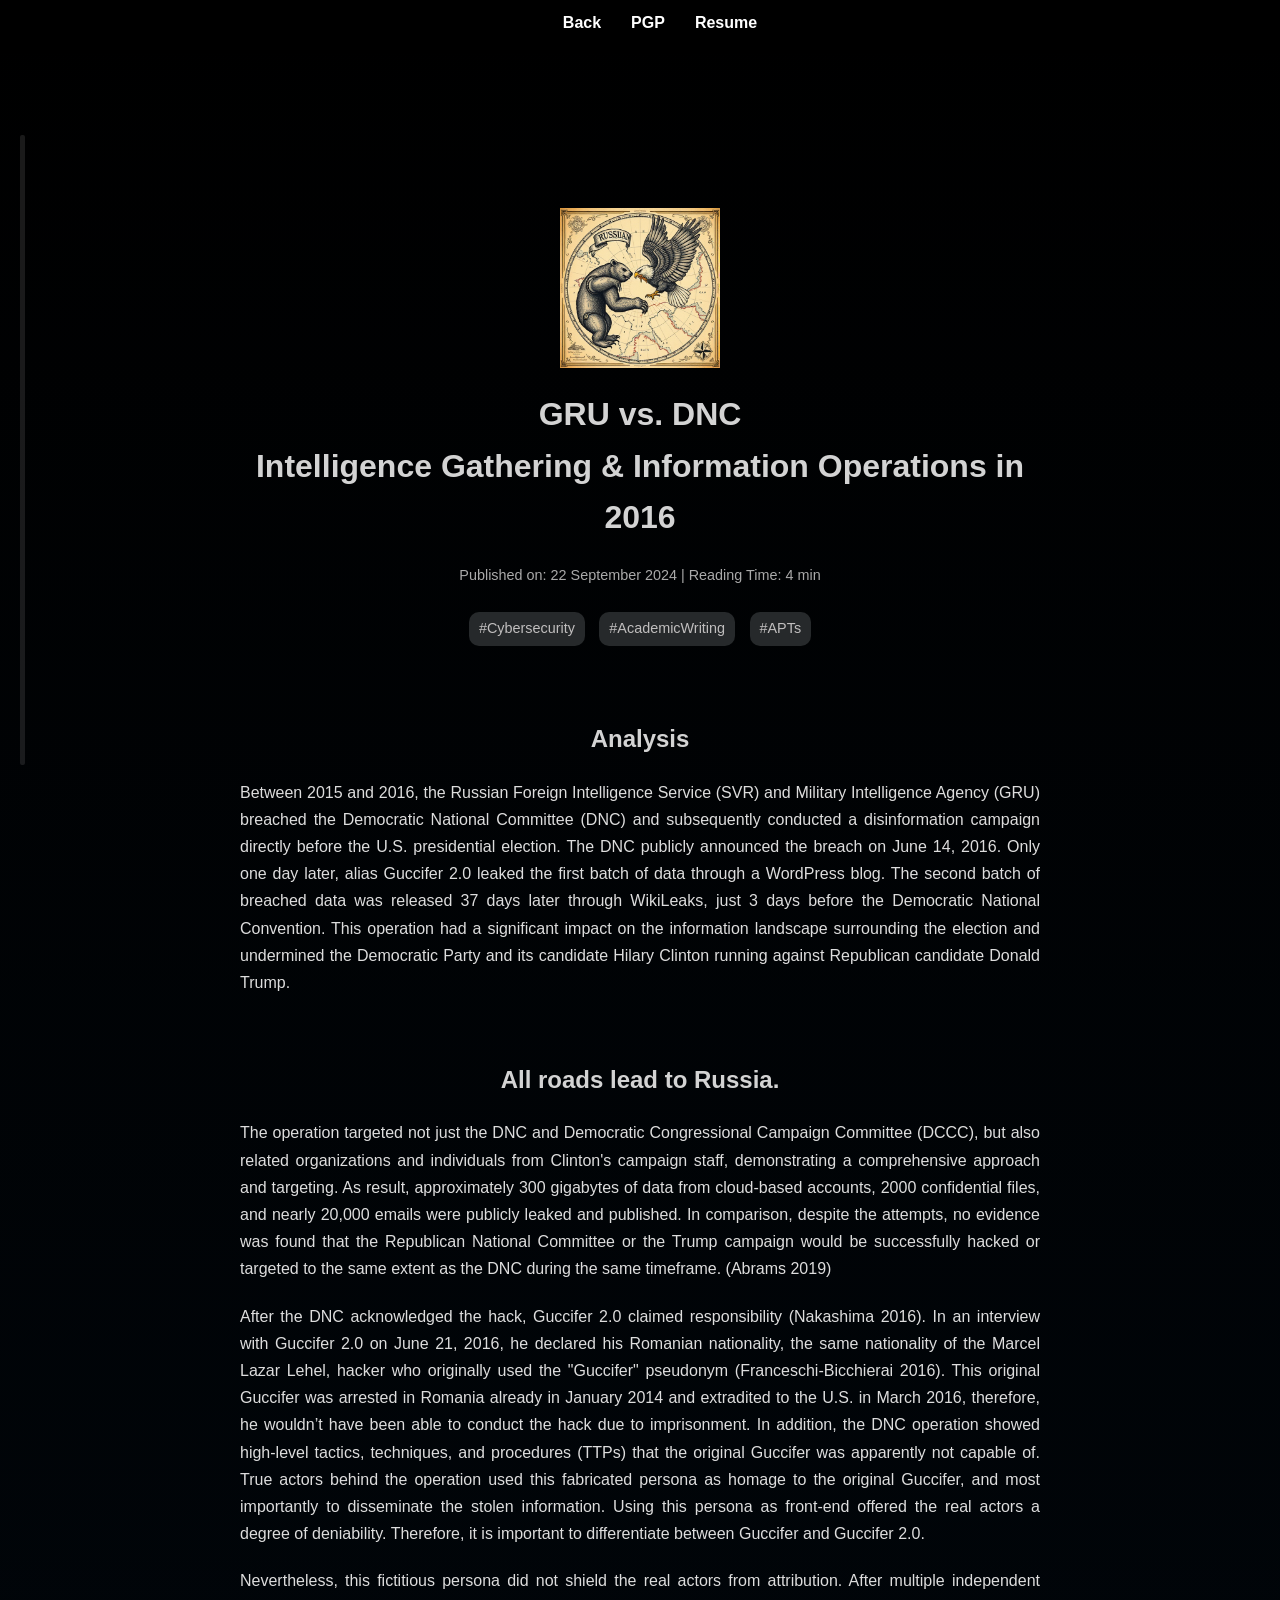
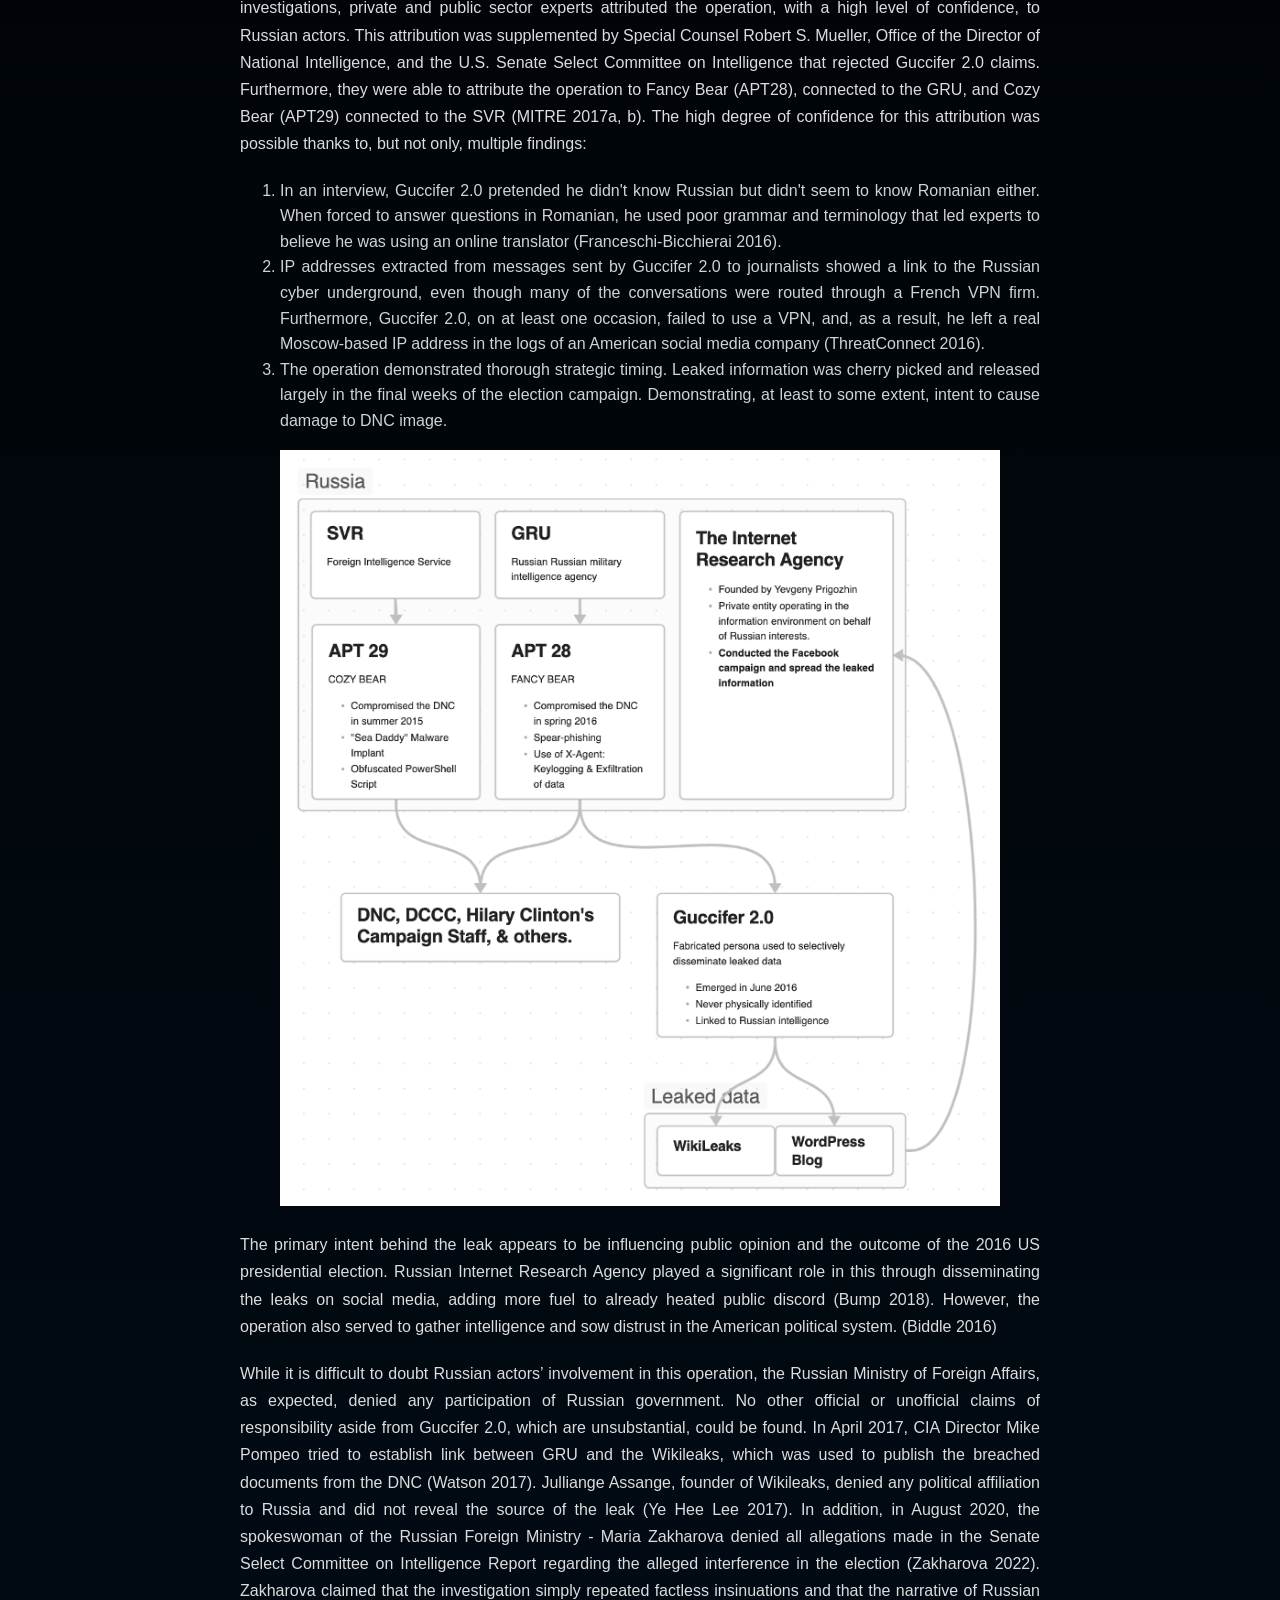
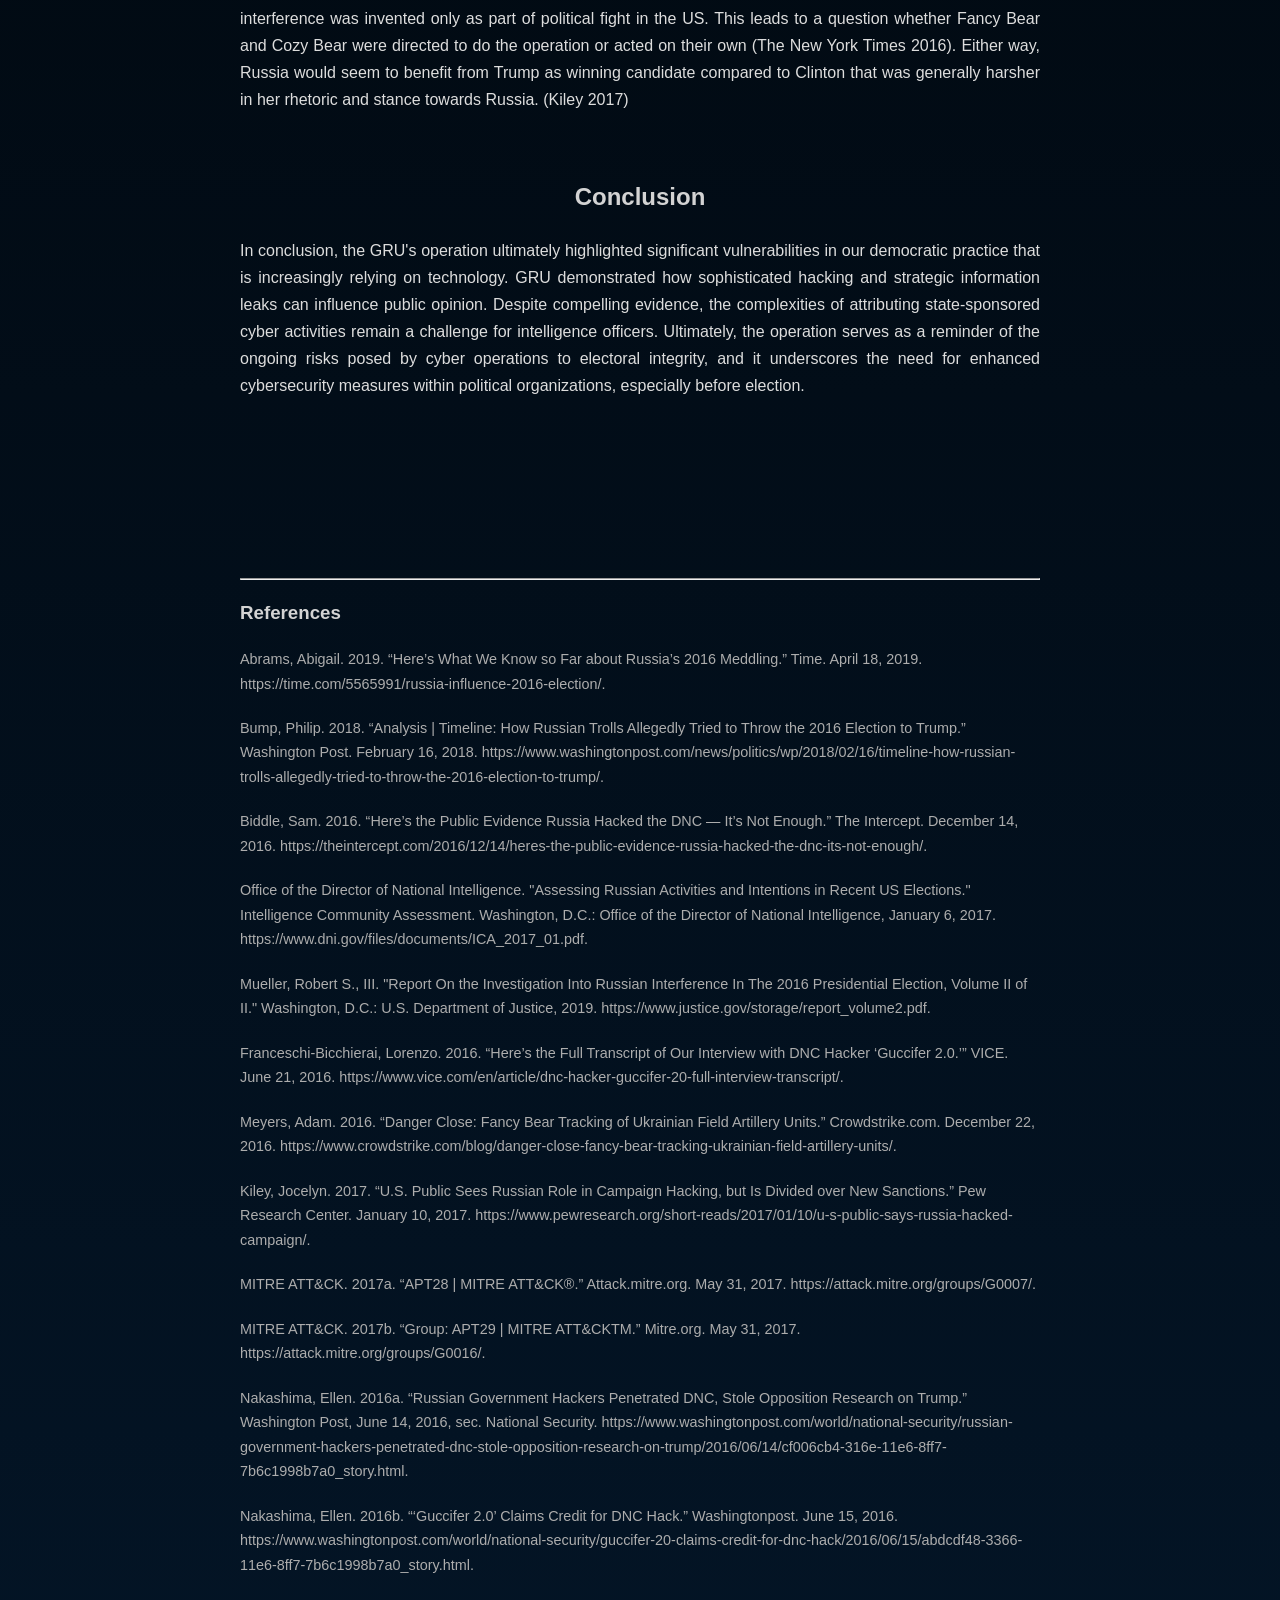
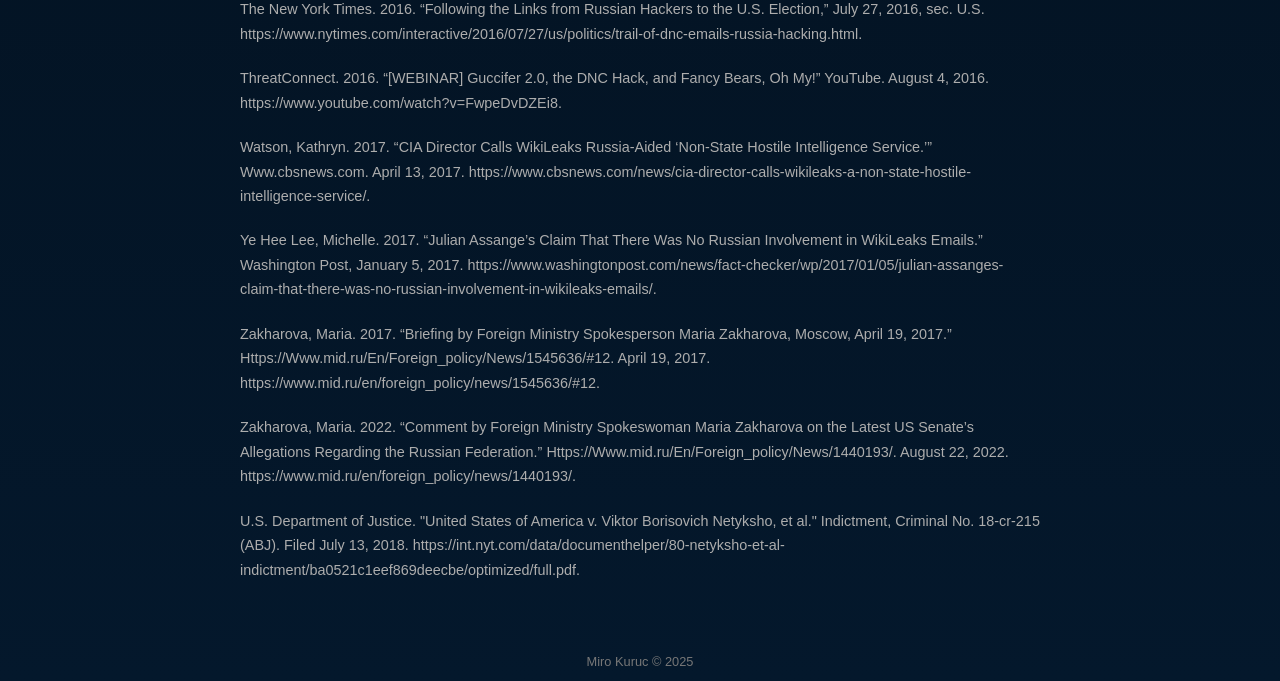
<file: blog/GRU_DNC_2016.html>
<!DOCTYPE html>
<html lang="en">
<head>

    <meta charset="UTF-8">
    <meta name="viewport" content="width=device-width, initial-scale=1.0">
    <link rel="stylesheet" href="/style.css">
    <meta name="date" content="2025-01-01"> <!-- Replace with the actual date -->
    <meta name="author" content="Miro Kuruc"> <!-- Optional: Add your name -->
    <title>GRU vs DNC: 2016</title> <!-- Replace with the blog title -->

</head>
<body>

    <header>
        <div class="nav-left">
            <a href="../index.html" class="encrypted-text" data-original="Back"><b>Back</b></a>
            <a href="https://raw.githubusercontent.com/MiroKuruc/whoami/refs/heads/main/Miro%20Kuruc%20(65C4EF4B)%20%E2%80%93%20Public.asc"
                id="downloadLink" class="encrypted-text" data-original="PGP"><b>PGP</b></a>
            <a href="../resume.html" class="encrypted-text" data-original="Resume"><b>Resume</b></a>
        </div>
</header>

    <div class="contents-trigger">
        <div class="progress-line"></div>
    </div>
    <div class="contents-menu">
        <ul></ul>
    </div>

<main>

    <div style="padding: 100px;"></div>

    <img src="blogpictures/GRU_DNS_title.png" alt="Description of image" class="title-photo">

    <h1>GRU vs. DNC<br>Intelligence Gathering & Information Operations in 2016</h1>

    <div class="blog-meta">
        Published on: 22 September 2024 | Reading Time: 4 min
    </div>

    <div class="hashtags">
        <span>#Cybersecurity</span> <span>#AcademicWriting</span> <span>#APTs</span>
    </div>

    <div style="padding: 20px;"></div>


    <div class="blog-content">
        <h2>Analysis</h2>
        <p> Between 2015 and 2016, the Russian Foreign Intelligence Service (SVR) and Military Intelligence Agency (GRU)
            breached the Democratic National Committee (DNC) and subsequently conducted a disinformation campaign
            directly before the U.S. presidential election. The DNC publicly announced the breach on June 14, 2016. Only
            one day later, alias Guccifer 2.0 leaked the first batch of data through a WordPress blog. The second batch
            of breached data was released 37 days later through WikiLeaks, just 3 days before the Democratic National
            Convention. This operation had a significant impact on the information landscape surrounding the election
            and undermined the Democratic Party and its candidate Hilary Clinton running against Republican candidate
            Donald Trump.</p>
        <div style="height: 25px;"></div> <!-- Adds a vertical space of 25px -->

        <h2>All roads lead to Russia.</h2>
        <p> The operation targeted not just the DNC and Democratic Congressional Campaign Committee (DCCC), but also
            related organizations and individuals from Clinton's campaign staff, demonstrating a comprehensive approach
            and targeting. As result, approximately 300 gigabytes of data from cloud-based accounts, 2000 confidential
            files, and nearly 20,000 emails were publicly leaked and published. In comparison, despite the attempts, no
            evidence was found that the Republican National Committee or the Trump campaign would be successfully hacked
            or targeted to the same extent as the DNC during the same timeframe. (Abrams 2019)</p>
        <p> After the DNC acknowledged the hack, Guccifer 2.0 claimed responsibility (Nakashima 2016). In an interview
            with Guccifer 2.0 on June 21, 2016, he declared his Romanian nationality, the same nationality of the Marcel
            Lazar Lehel, hacker who originally used the "Guccifer" pseudonym (Franceschi-Bicchierai 2016). This original
            Guccifer was arrested in Romania already in January 2014 and extradited to the U.S. in March 2016,
            therefore, he wouldn’t have been able to conduct the hack due to imprisonment. In addition, the DNC
            operation showed high-level tactics, techniques, and procedures (TTPs) that the original Guccifer was
            apparently not capable of. True actors behind the operation used this fabricated persona as homage to the
            original Guccifer, and most importantly to disseminate the stolen information. Using this persona as
            front-end offered the real actors a degree of deniability. Therefore, it is important to differentiate
            between Guccifer and Guccifer 2.0.</p>
        <p> Nevertheless, this fictitious persona did not shield the real actors from attribution. After multiple
            independent investigations, private and public sector experts attributed the operation, with a high level of
            confidence, to Russian actors. This attribution was supplemented by Special Counsel Robert S. Mueller,
            Office of the Director of National Intelligence, and the U.S. Senate Select Committee on Intelligence that
            rejected Guccifer 2.0 claims. Furthermore, they were able to attribute the operation to Fancy Bear (APT28),
            connected to the GRU, and Cozy Bear (APT29) connected to the SVR (MITRE 2017a, b). The high degree of
            confidence for this attribution was possible thanks to, but not only, multiple findings: </p>

        <ol>
            <li>In an interview, Guccifer 2.0 pretended he didn't know Russian but didn't seem to know Romanian either.
                When forced to answer questions in Romanian, he used poor grammar and terminology that led experts to
                believe he was using an online translator (Franceschi-Bicchierai 2016).
            </li>
            <li>IP addresses extracted from messages sent by Guccifer 2.0 to journalists showed a link to the Russian
                cyber underground, even though many of the conversations were routed through a French VPN firm.
                Furthermore, Guccifer 2.0, on at least one occasion, failed to use a VPN, and, as a result, he left a
                real Moscow-based IP address in the logs of an American social media company (ThreatConnect 2016).
            </li>

            <li>The operation demonstrated thorough strategic timing. Leaked information was cherry picked and released
                largely in the final weeks of the election campaign. Demonstrating, at least to some extent, intent to
                cause damage to DNC image.
            </li>
        </ol>

        <img src="blogpictures/GRU_DNC.png" alt="Description of image" class="smaller-image">
        <div style="height: 25px;"></div> <!-- Adds a vertical space of 25px -->

        <p> The primary intent behind the leak appears to be influencing public opinion and the outcome of the 2016 US
            presidential election. Russian Internet Research Agency played a significant role in this through
            disseminating the leaks on social media, adding more fuel to already heated public discord (Bump 2018).
            However, the operation also served to gather intelligence and sow distrust in the American political system.
            (Biddle 2016)</p>
        <p> While it is difficult to doubt Russian actors’ involvement in this operation, the Russian Ministry of
            Foreign Affairs, as expected, denied any participation of Russian government. No other official or
            unofficial claims of responsibility aside from Guccifer 2.0, which are unsubstantial, could be found. In
            April 2017, CIA Director Mike Pompeo tried to establish link between GRU and the Wikileaks, which was used
            to publish the breached documents from the DNC (Watson 2017). Julliange Assange, founder of Wikileaks,
            denied any political affiliation to Russia and did not reveal the source of the leak (Ye Hee Lee 2017). In
            addition, in August 2020, the spokeswoman of the Russian Foreign Ministry - Maria Zakharova denied all
            allegations made in the Senate Select Committee on Intelligence Report regarding the alleged interference in
            the election (Zakharova 2022). Zakharova claimed that the investigation simply repeated factless
            insinuations and that the narrative of Russian interference was invented only as part of political fight in
            the US. This leads to a question whether Fancy Bear and Cozy Bear were directed to do the operation or acted
            on their own (The New York Times 2016). Either way, Russia would seem to benefit from Trump as winning
            candidate compared to Clinton that was generally harsher in her rhetoric and stance towards Russia. (Kiley
            2017)</p>

        <div style="height: 25px;"></div>

        <h2>Conclusion</h2>
        <p> In conclusion, the GRU's operation ultimately highlighted significant vulnerabilities in our democratic
            practice that is increasingly relying on technology. GRU demonstrated how sophisticated hacking and
            strategic information leaks can influence public opinion. Despite compelling evidence, the complexities of
            attributing state-sponsored cyber activities remain a challenge for intelligence officers. Ultimately, the
            operation serves as a reminder of the ongoing risks posed by cyber operations to electoral integrity, and it
            underscores the need for enhanced cybersecurity measures within political organizations, especially before
            election.</p>
    </div>

    <div style="height: 150px;"></div>
    <hr>
    <h3>References</h3>

    <p class="dark-small-text">Abrams, Abigail. 2019. “Here’s What We Know so Far about Russia’s 2016 Meddling.” Time.
        April 18, 2019. https://time.com/5565991/russia-influence-2016-election/.</p>

    <p class="dark-small-text">Bump, Philip. 2018. “Analysis | Timeline: How Russian Trolls Allegedly Tried to Throw the
        2016 Election to Trump.” Washington Post. February 16, 2018.
        https://www.washingtonpost.com/news/politics/wp/2018/02/16/timeline-how-russian-trolls-allegedly-tried-to-throw-the-2016-election-to-trump/.</p>

    <p class="dark-small-text">Biddle, Sam. 2016. “Here’s the Public Evidence Russia Hacked the DNC — It’s Not Enough.”
        The Intercept. December 14, 2016.
        https://theintercept.com/2016/12/14/heres-the-public-evidence-russia-hacked-the-dnc-its-not-enough/.</p>

    <p class="dark-small-text">Office of the Director of National Intelligence. "Assessing Russian Activities and
        Intentions in Recent US Elections." Intelligence Community Assessment. Washington, D.C.: Office of the Director
        of National Intelligence, January 6, 2017. https://www.dni.gov/files/documents/ICA_2017_01.pdf.</p>

    <p class="dark-small-text">Mueller, Robert S., III. "Report On the Investigation Into Russian Interference In The
        2016 Presidential Election, Volume II of II." Washington, D.C.: U.S. Department of Justice, 2019.
        https://www.justice.gov/storage/report_volume2.pdf.</p>

    <p class="dark-small-text">Franceschi-Bicchierai, Lorenzo. 2016. “Here’s the Full Transcript of Our Interview with
        DNC Hacker ‘Guccifer 2.0.’” VICE. June 21, 2016.
        https://www.vice.com/en/article/dnc-hacker-guccifer-20-full-interview-transcript/.</p>

    <p class="dark-small-text">Meyers, Adam. 2016. “Danger Close: Fancy Bear Tracking of Ukrainian Field Artillery
        Units.” Crowdstrike.com. December 22, 2016.
        https://www.crowdstrike.com/blog/danger-close-fancy-bear-tracking-ukrainian-field-artillery-units/.</p>

    <p class="dark-small-text">Kiley, Jocelyn. 2017. “U.S. Public Sees Russian Role in Campaign Hacking, but Is Divided
        over New Sanctions.” Pew Research Center. January 10, 2017.
        https://www.pewresearch.org/short-reads/2017/01/10/u-s-public-says-russia-hacked-campaign/.</p>

    <p class="dark-small-text">MITRE ATT&CK. 2017a. “APT28 | MITRE ATT&CK®.” Attack.mitre.org. May 31, 2017.
        https://attack.mitre.org/groups/G0007/.</p>

    <p class="dark-small-text">MITRE ATT&CK. 2017b. “Group: APT29 | MITRE ATT&CKTM.” Mitre.org. May 31, 2017.
        https://attack.mitre.org/groups/G0016/.</p>

    <p class="dark-small-text">Nakashima, Ellen. 2016a. “Russian Government Hackers Penetrated DNC, Stole Opposition
        Research on Trump.” Washington Post, June 14, 2016, sec. National Security.
        https://www.washingtonpost.com/world/national-security/russian-government-hackers-penetrated-dnc-stole-opposition-research-on-trump/2016/06/14/cf006cb4-316e-11e6-8ff7-7b6c1998b7a0_story.html.</p>

    <p class="dark-small-text">Nakashima, Ellen. 2016b. “‘Guccifer 2.0’ Claims Credit for DNC Hack.” Washingtonpost.
        June 15, 2016.
        https://www.washingtonpost.com/world/national-security/guccifer-20-claims-credit-for-dnc-hack/2016/06/15/abdcdf48-3366-11e6-8ff7-7b6c1998b7a0_story.html.</p>

    <p class="dark-small-text">The New York Times. 2016. “Following the Links from Russian Hackers to the U.S.
        Election,” July 27, 2016, sec. U.S.
        https://www.nytimes.com/interactive/2016/07/27/us/politics/trail-of-dnc-emails-russia-hacking.html.</p>

    <p class="dark-small-text">ThreatConnect. 2016. “[WEBINAR] Guccifer 2.0, the DNC Hack, and Fancy Bears, Oh My!”
        YouTube. August 4, 2016. https://www.youtube.com/watch?v=FwpeDvDZEi8.</p>

    <p class="dark-small-text">Watson, Kathryn. 2017. “CIA Director Calls WikiLeaks Russia-Aided ‘Non-State Hostile
        Intelligence Service.’” Www.cbsnews.com. April 13, 2017.
        https://www.cbsnews.com/news/cia-director-calls-wikileaks-a-non-state-hostile-intelligence-service/.</p>

    <p class="dark-small-text">Ye Hee Lee, Michelle. 2017. “Julian Assange’s Claim That There Was No Russian Involvement
        in WikiLeaks Emails.” Washington Post, January 5, 2017.
        https://www.washingtonpost.com/news/fact-checker/wp/2017/01/05/julian-assanges-claim-that-there-was-no-russian-involvement-in-wikileaks-emails/.</p>

    <p class="dark-small-text">Zakharova, Maria. 2017. “Briefing by Foreign Ministry Spokesperson Maria Zakharova,
        Moscow, April 19, 2017.” Https://Www.mid.ru/En/Foreign_policy/News/1545636/#12. April 19, 2017.
        https://www.mid.ru/en/foreign_policy/news/1545636/#12.</p>

    <p class="dark-small-text">Zakharova, Maria. 2022. “Comment by Foreign Ministry Spokeswoman Maria Zakharova on the
        Latest US Senate’s Allegations Regarding the Russian Federation.”
        Https://Www.mid.ru/En/Foreign_policy/News/1440193/. August 22, 2022.
        https://www.mid.ru/en/foreign_policy/news/1440193/.</p>

    <p class="dark-small-text">U.S. Department of Justice. "United States of America v. Viktor Borisovich Netyksho, et
        al." Indictment, Criminal No. 18-cr-215 (ABJ). Filed July 13, 2018.
        https://int.nyt.com/data/documenthelper/80-netyksho-et-al-indictment/ba0521c1eef869deecbe/optimized/full.pdf.</p>

</main>

<footer>Miro Kuruc © 2025</footer>

<script src="/script.js" defer></script>

</body>
</html>
</file>
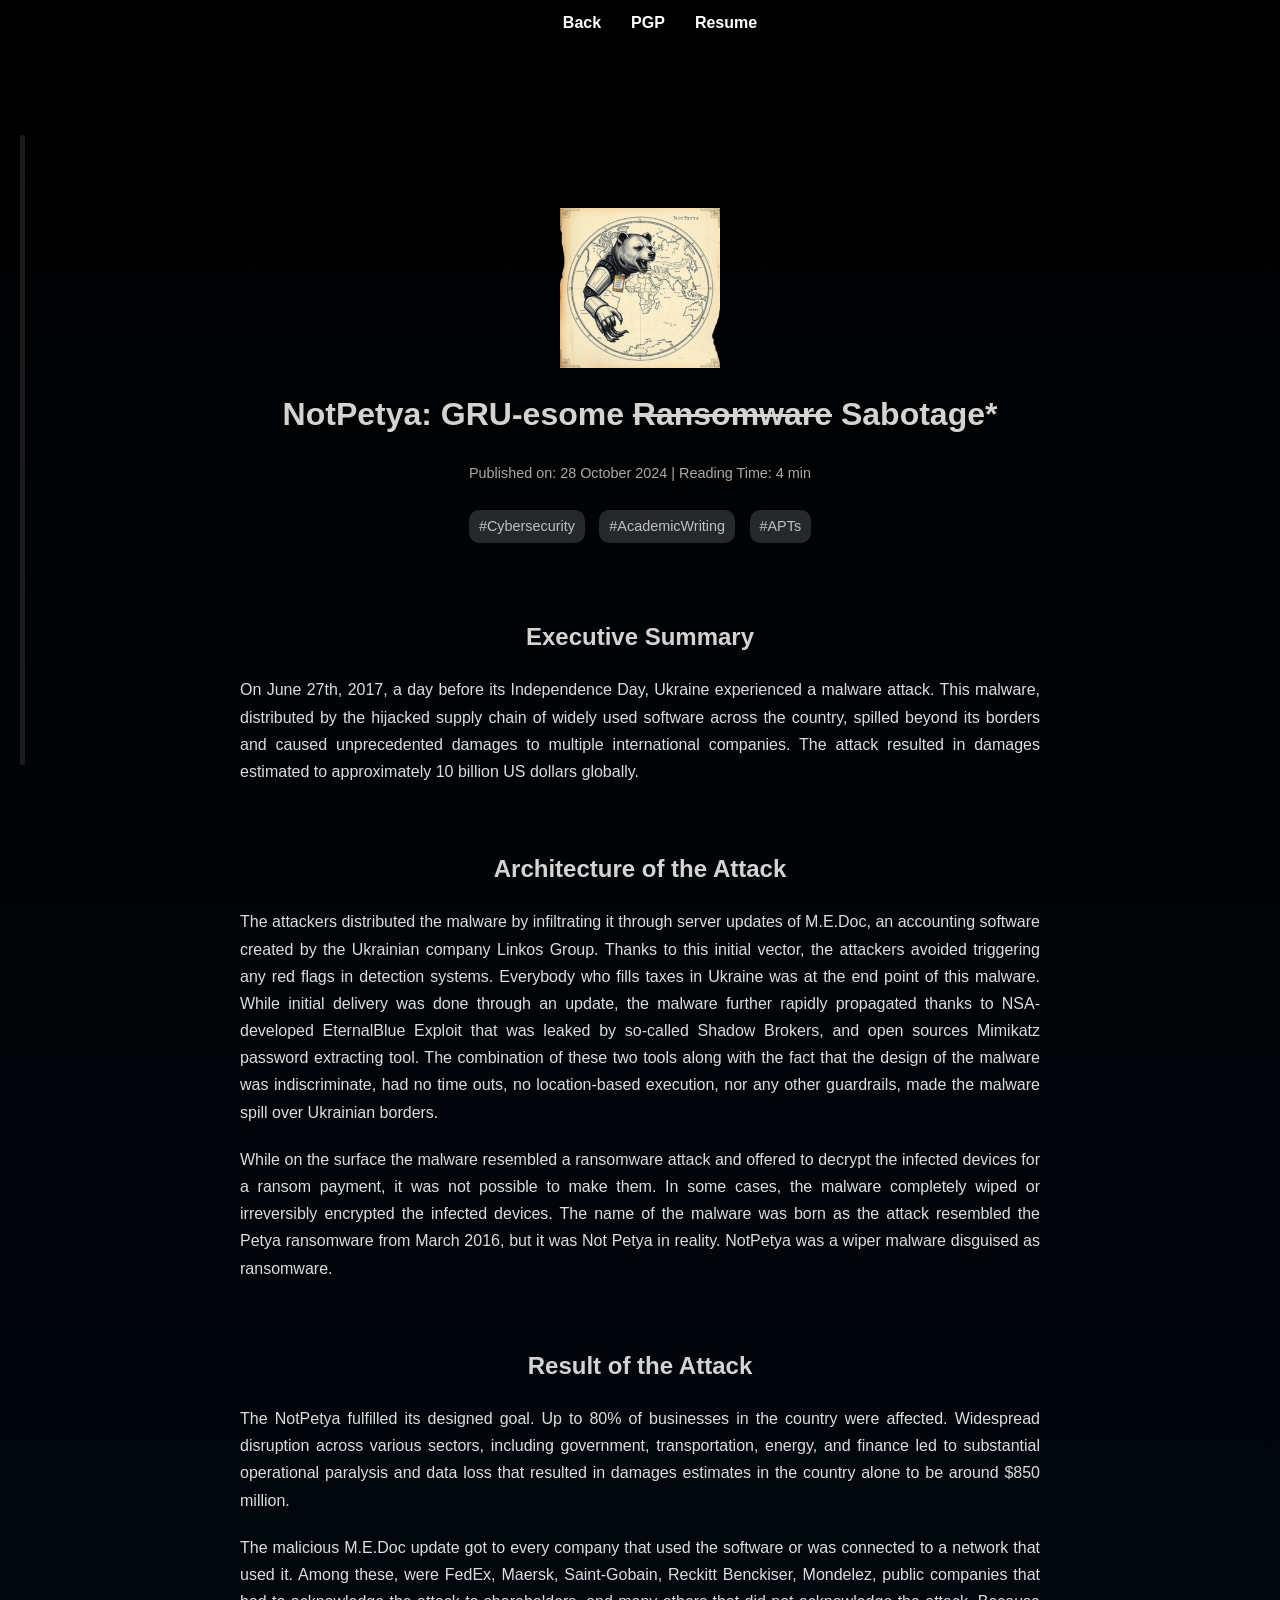
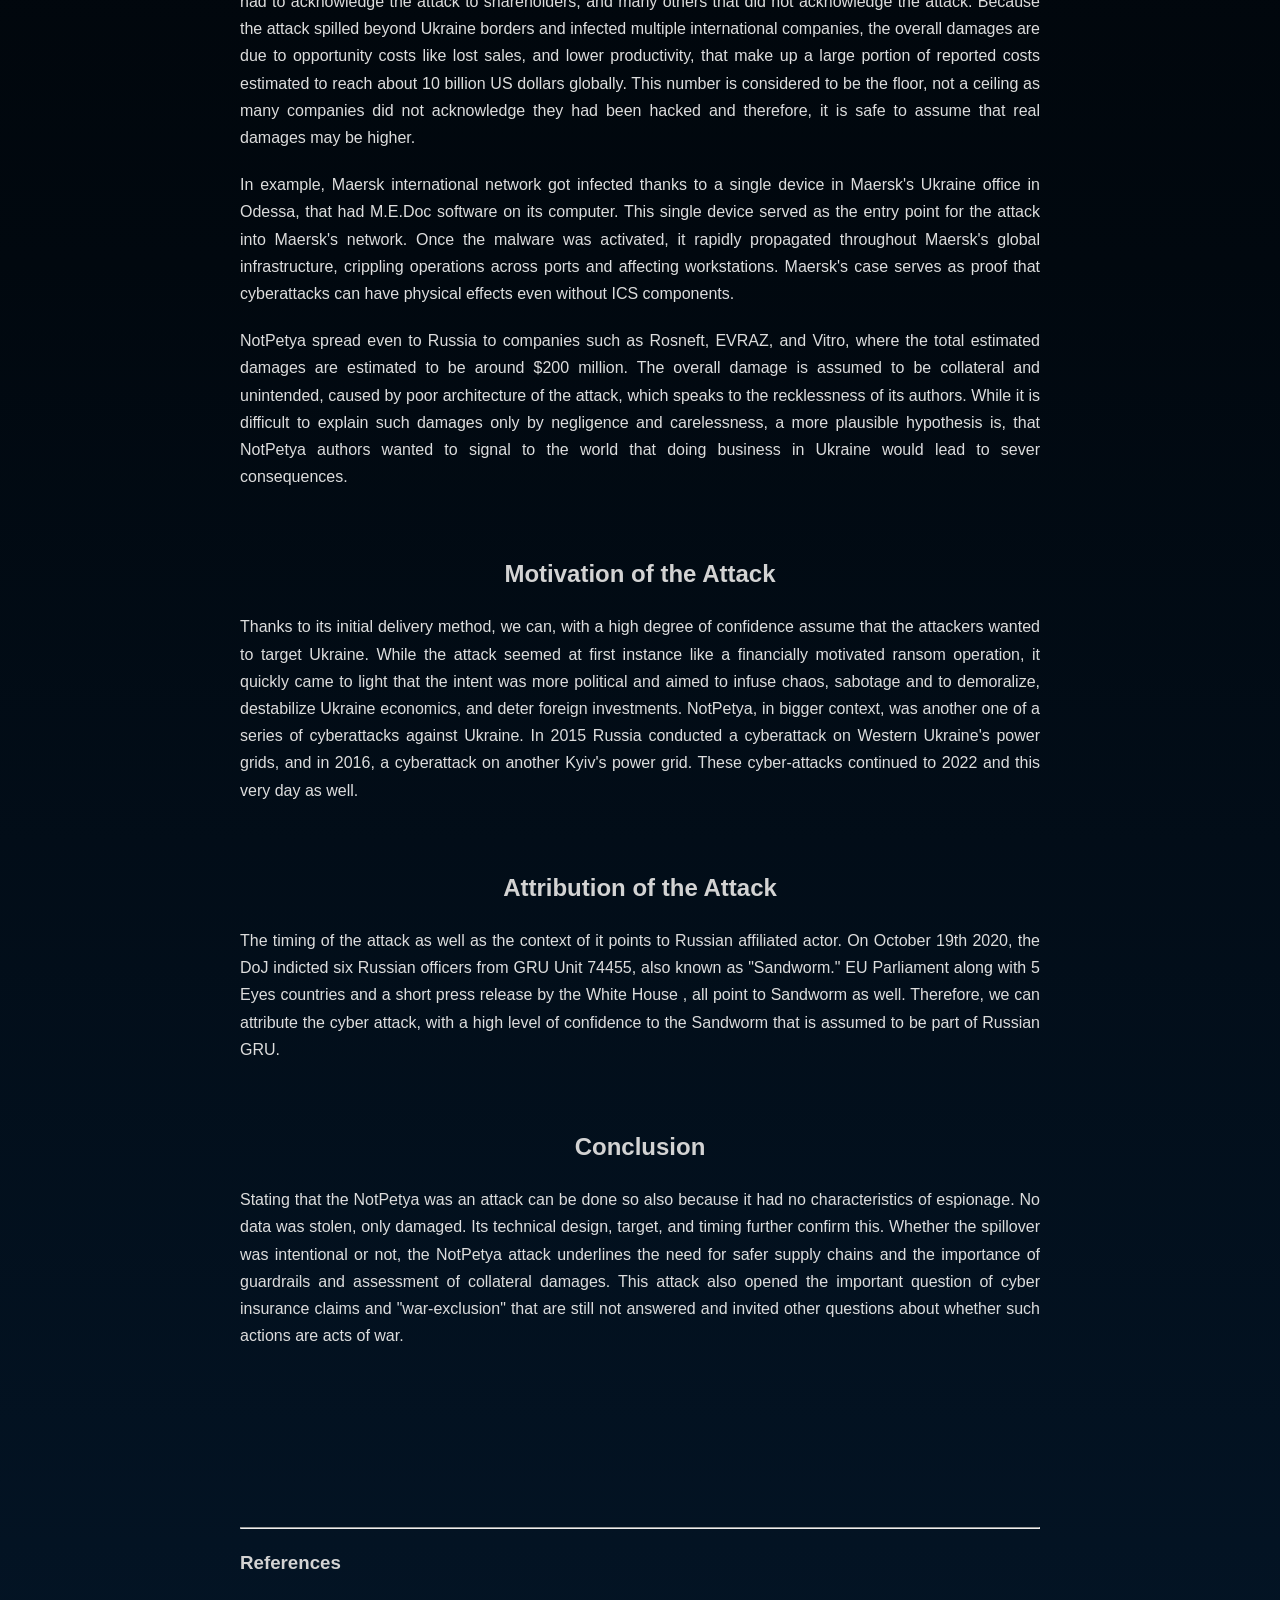
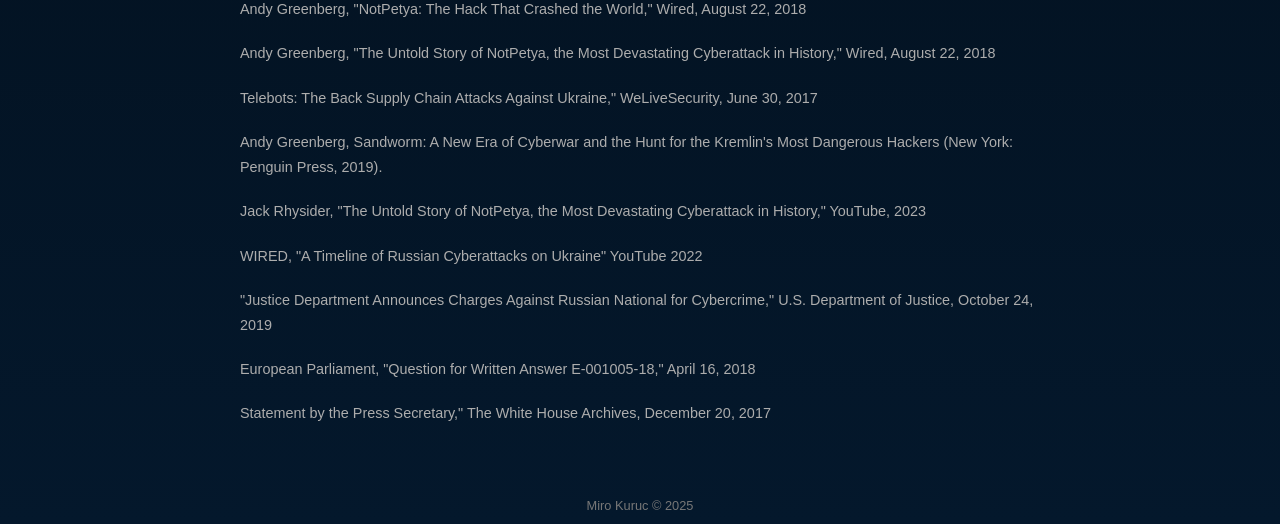
<file: blog/NotPetya.html>
<!DOCTYPE html>
<html lang="en">

<head>
    <meta charset="UTF-8">
    <meta name="viewport" content="width=device-width, initial-scale=1.0">
    <link rel="stylesheet" href="/style.css">
    <meta name="date" content="2025-01-01"> 
    <meta name="author" content="Miro Kuruc"> 
</head>

<body>

    <header>
        <div class="nav-left">
            <a href="../index.html" class="encrypted-text" data-original="Back"><b>Back</b></a>
            <a href="https://raw.githubusercontent.com/MiroKuruc/whoami/refs/heads/main/Miro%20Kuruc%20(65C4EF4B)%20%E2%80%93%20Public.asc"
                id="downloadLink" class="encrypted-text" data-original="PGP"><b>PGP</b></a>
            <a href="../resume.html" class="encrypted-text" data-original="Resume"><b>Resume</b></a>
        </div>
    </header>

    <div class="contents-trigger">
        <div class="progress-line"></div>
    </div>
    <div class="contents-menu">
        <ul></ul>
    </div>

    <main>

    <title>NotPetya: GRU-esome Ransomware Sabotage</title>

    <div style="padding: 100px;"></div>

    <img src="blogpictures/notpetya_title.png" alt="Description of image" class="title-photo">

    <h1>NotPetya: GRU-esome <s>Ransomware</s> Sabotage*</h1>

    <div class="blog-meta">
        Published on: 28 October 2024 | Reading Time: 4 min
    </div>

    <div class="hashtags">
        <span>#Cybersecurity</span> <span>#AcademicWriting</span> <span>#APTs</span>
    </div>

    <div style="padding: 20px;"></div>

    <div class="blog-content">
        <h2>Executive Summary</h2>
        <p>On June 27th, 2017, a day before its Independence Day, Ukraine experienced a malware attack. This malware,
            distributed by the hijacked supply chain of widely used software across the country, spilled beyond its
            borders and caused unprecedented damages to multiple international companies. The attack resulted in damages
            estimated to approximately 10 billion US dollars globally. </p>
        <div style="height: 25px;"></div> 

        <h2>Architecture of the Attack</h2>
        <p>The attackers distributed the malware by infiltrating it through server updates of M.E.Doc, an accounting
            software created by the Ukrainian company Linkos Group. Thanks to this initial vector, the attackers avoided
            triggering any red flags in detection systems. Everybody who fills taxes in Ukraine was at the end point of
            this malware. While initial delivery was done through an update, the malware further rapidly propagated
            thanks to NSA-developed EternalBlue Exploit that was leaked by so-called Shadow Brokers, and open sources
            Mimikatz password extracting tool. The combination of these two tools along with the fact that the design of
            the malware was indiscriminate, had no time outs, no location-based execution, nor any other guardrails,
            made the malware spill over Ukrainian borders.</p>
        <p>While on the surface the malware resembled a ransomware attack and offered to decrypt the infected devices
            for a ransom payment, it was not possible to make them. In some cases, the malware completely wiped or
            irreversibly encrypted the infected devices. The name of the malware was born as the attack resembled the
            Petya ransomware from March 2016, but it was Not Petya in reality. NotPetya was a wiper malware disguised as
            ransomware. </p>
        <div style="height: 25px;"></div> 

        <h2>Result of the Attack</h2>
        <p> The NotPetya fulfilled its designed goal. Up to 80% of businesses in the country were affected. Widespread
            disruption across various sectors, including government, transportation, energy, and finance led to
            substantial operational paralysis and data loss that resulted in damages estimates in the country alone to
            be around $850 million.</p>
        <p> The malicious M.E.Doc update got to every company that used the software or was connected to a network that
            used it. Among these, were FedEx, Maersk, Saint-Gobain, Reckitt Benckiser, Mondelez, public companies that
            had to acknowledge the attack to shareholders, and many others that did not acknowledge the attack. Because
            the attack spilled beyond Ukraine borders and infected multiple international companies, the overall damages
            are due to opportunity costs like lost sales, and lower productivity, that make up a large portion of
            reported costs estimated to reach about 10 billion US dollars globally. This number is considered to be the
            floor, not a ceiling as many companies did not acknowledge they had been hacked and therefore, it is safe to
            assume that real damages may be higher.</p>
        <p> In example, Maersk international network got infected thanks to a single device in Maersk's Ukraine office
            in Odessa, that had M.E.Doc software on its computer. This single device served as the entry point for the
            attack into Maersk's network. Once the malware was activated, it rapidly propagated throughout Maersk's
            global infrastructure, crippling operations across ports and affecting workstations. Maersk's case serves as
            proof that cyberattacks can have physical effects even without ICS components. </p>
        <p> NotPetya spread even to Russia to companies such as Rosneft, EVRAZ, and Vitro, where the total estimated
            damages are estimated to be around $200 million. The overall damage is assumed to be collateral and
            unintended, caused by poor architecture of the attack, which speaks to the recklessness of its authors.
            While it is difficult to explain such damages only by negligence and carelessness, a more plausible
            hypothesis is, that NotPetya authors wanted to signal to the world that doing business in Ukraine would lead
            to sever consequences.</p>
        <div style="height: 25px;"></div>

        <h2>Motivation of the Attack</h2>
        <p>Thanks to its initial delivery method, we can, with a high degree of confidence assume that the attackers
            wanted to target Ukraine. While the attack seemed at first instance like a financially motivated ransom
            operation, it quickly came to light that the intent was more political and aimed to infuse chaos, sabotage
            and to demoralize, destabilize Ukraine economics, and deter foreign investments. NotPetya, in bigger
            context, was another one of a series of cyberattacks against Ukraine. In 2015 Russia conducted a cyberattack
            on Western Ukraine's power grids, and in 2016, a cyberattack on another Kyiv's power grid. These
            cyber-attacks continued to 2022 and this very day as well. </p>
        <div style="height: 25px;"></div> 

        <h2>Attribution of the Attack</h2>
        <p>The timing of the attack as well as the context of it points to Russian affiliated actor. On October 19th
            2020, the DoJ indicted six Russian officers from GRU Unit 74455, also known as "Sandworm." EU Parliament
            along with 5 Eyes countries and a short press release by the White House , all point to Sandworm as well.
            Therefore, we can attribute the cyber attack, with a high level of confidence to the Sandworm that is
            assumed to be part of Russian GRU.</p>
        <div style="height: 25px;"></div>

        <h2>Conclusion</h2>
        <p>Stating that the NotPetya was an attack can be done so also because it had no characteristics of espionage.
            No data was stolen, only damaged. Its technical design, target, and timing further confirm this. Whether the
            spillover was intentional or not, the NotPetya attack underlines the need for safer supply chains and the
            importance of guardrails and assessment of collateral damages. This attack also opened the important
            question of cyber insurance claims and "war-exclusion" that are still not answered and invited other
            questions about whether such actions are acts of war.</p>

    </div>

    <div style="height: 150px;"></div>
    <hr>
    
    <h3>References</h3>

    <p class="dark-small-text">Andy Greenberg, "NotPetya: The Hack That Crashed the World," Wired, August 22, 2018</p>
    <p class="dark-small-text">Andy Greenberg, "The Untold Story of NotPetya, the Most Devastating Cyberattack in
        History," Wired, August 22, 2018</p>
    <p class="dark-small-text">Telebots: The Back Supply Chain Attacks Against Ukraine," WeLiveSecurity, June 30,
        2017</p>
    <p class="dark-small-text">Andy Greenberg, Sandworm: A New Era of Cyberwar and the Hunt for the Kremlin's Most
        Dangerous Hackers (New York: Penguin Press, 2019).</p>
    <p class="dark-small-text">Jack Rhysider, "The Untold Story of NotPetya, the Most Devastating Cyberattack in
        History," YouTube, 2023</p>
    <p class="dark-small-text">WIRED, "A Timeline of Russian Cyberattacks on Ukraine" YouTube 2022</p>
    <p class="dark-small-text">"Justice Department Announces Charges Against Russian National for Cybercrime," U.S.
        Department of Justice, October 24, 2019</p>
    <p class="dark-small-text">European Parliament, "Question for Written Answer E-001005-18," April 16, 2018</p>
    <p class="dark-small-text">Statement by the Press Secretary," The White House Archives, December 20, 2017</p>


</main>

<footer>Miro Kuruc © 2025</footer>

<script src="/script.js" defer></script>

</body>
</html>
</file>
<file: style.css>
/* Global Styles */
html {
    scroll-behavior: smooth;
}

body {
    min-height: 100vh;
    font-family: Helvetica, Arial, sans-serif;
    background: linear-gradient(to top, #04182c, #01080f, #000000);
    color: rgb(211, 211, 211);
    display: flex;
    flex-direction: column;
    align-items: center;
    line-height: 1.6;
}

header {
    position: fixed;
    /*!*top: 20px;*! toto tu bolo predtym, nevyzera dobre na telefonoch a inych obrazovkach*/
    /*right: 10px;*/
    top: 0;
    left: 0;
    width: 100%;
    display: flex;
    justify-content: center; /* toto by som tiez radsej vycentroval */
    align-items: center;
    padding: 10px 20px;
    z-index: 1000;
    background: rgba(0, 0, 0, 0.8); /* semi-transparent bg */
    box-shadow: 0 2px 4px rgba(0, 0, 0, 0.5);
}

.nav-left,
.nav-right {
    display: flex;
    align-items: center;
    justify-content: center;
}

.nav-right a,
.nav-left a {
    color: white;
    text-decoration: none;
    margin: 0 15px;
    font-size: 1rem;
    transition: color 0.3s ease;
    font-weight: bold;
}

.profile-container {
    flex: 1;
    display: flex;
    flex-direction: column;
    justify-content: center;
    align-items: center;
    text-align: center;
    max-width: 600px;
}

.profile-picture {
    width: 150px;
    height: 150px;
    overflow: hidden;
    margin: 0 auto 0px;
    transition: transform 0.3s ease;
}

.profile-picture img {
    width: 100%;
    height: 100%;
    object-fit: cover;
}

.profile-picture:hover {
    transform: scale(1.1);
}

p {
    font-size: 1rem;
    line-height: 1.7;
    margin: 0 0 20px;
    color: #ddd;
}

.social-links {
    display: flex;
    justify-content: center;
    gap: 15px;
    margin-bottom: 40px;
}

.social-links a {
    text-decoration: none;
    transition: transform 0.3s ease;
}

.social-links a img {
    width: 24px;
    height: 24px;
}

.social-links a:hover {
    transform: scale(1.4);
}

.blog-list {
    text-align: center;
    width: 80%;
    max-width: 800px;
    margin: 20px auto;
}

.blog-item {
    display: flex;
    justify-content: space-between;
    align-items: center;
    padding: 10px 0;
    border-bottom: 1px solid #333;
}

.blog-item:last-child {
    border-bottom: none;
}

.blog-title {
    text-decoration: none;
    color: white;
    font-size: 1.2rem;
    flex: 1;
    text-align: left;
}

.blog-title:hover {
    color: #ffffff;
    text-shadow: 0 0 20px #ffffff;
}

.blog-date {
    color: #bbb;
    font-size: 0.9rem;
    text-align: right;
    min-width: 150px;
}

footer {
    margin-top: auto;
    text-align: center;
    font-size: 0.8rem;
    color: #777;
    margin-top: 50px;
}

.encrypted-text {
    display: inline;
    cursor: pointer;
}

.item {
    text-decoration: none;
    color: #ffffff;
    transition: color 0.3s ease, text-shadow 0.3s ease;
}

.scroll-arrow {
    position: fixed;
    bottom: 40px;
    left: 50%;
    width: 20px;
    height: 20px;
    border-right: 2px solid #8c8a8a;
    border-bottom: 2px solid #8c8a8a;
    transform: translateX(-50%) rotate(45deg);
    animation: bounce 2s infinite;
    transition: opacity 0.5s ease, bottom 0.5s ease;
}

@keyframes bounce {
    0%, 100% {
        transform: translateX(-50%) translateY(0) rotate(45deg);
    }
    50% {
        transform: translateX(-50%) translateY(5px) rotate(45deg);
    }
}

/* Resume specific */
.container {
    max-width: 750px;
    margin: 0 auto;
    padding: 20px;
}

.experience {
    margin-bottom: 40px;
}

.experience h2 {
    font-size: 1.5em;
    margin-bottom: 10px;
}

.experience p {
    font-size: 1em;
    line-height: 1.6;
    margin-bottom: 10px;
}

.experience ul {
    list-style-type: none;
    padding: 0;
}

.experience ul li {
    margin-bottom: 5px;
}

.experience a {
    color: #ffffff;
    text-decoration: none;
}

.experience a:hover {
    text-decoration: underline;
}

.item2 {
    color: #ffffff;
}

.text-container {
    font-size: 2rem;
    position: relative;
    cursor: pointer;
    white-space: nowrap;
}

.text-container span {
    display: inline-block;
}

.text-container span.hidden {
    visibility: hidden;
}

/* Blog specific */
main {
    max-width: 800px;
    width: 90%;
    text-align: left;
    margin: 0 auto;
    padding: 0 20px;
}

@media (max-width: 600px) {
    main {
        width: 95%;
    }

    .blog-content p {
        font-size: 1.1rem;
        line-height: 1.8;
    }
}

h1 {
    text-align: center;
}

h2 {
    text-align: center;
}

.blog-meta {
    font-size: 0.9rem;
    color: #aaa;
    margin-bottom: 20px;
    text-align: center;
}

.hashtags {
    text-align: center;
    margin: 10px 0;
}

.hashtags span {
    display: inline-block;
    background: #26292b;
    color: rgb(192, 190, 190);
    padding: 5px 10px;
    margin: 5px;
    border-radius: 10px;
    font-size: 0.9rem;
}

.blog-content {
    text-align: justify;
}

.title-photo {
    display: block;
    margin: 0 auto;
    width: 20%;
    max-width: 100%;
    height: auto;
    background: transparent;
}

.smaller-image {
    width: 90%;
    max-width: 100%;
    height: auto;
    display: block;
    margin: 0 auto;
}

.dark-small-text {
    color: #adadad;
    font-size: 0.90em;
}


/* Reading progress bar and contents menu */
.contents-trigger {
    position: fixed;
    left: 20px;
    top: 50%;
    transform: translateY(-50%);
    height: 70vh;
    width: 5px;
    background: rgba(255, 255, 255, 0.1);
    border-radius: 2px;
    cursor: pointer;
    z-index: 1000;
    transition: opacity 0.3s ease;
}

.contents-trigger:hover {
    opacity: 0.4;
}

.progress-line {
    position: absolute;
    top: 0;
    left: 0;
    width: 100%;
    height: 0;
    background: #00bcd4;
    border-radius: 2px;
    transition: height 0.1s ease;
}

.contents-menu {
    position: fixed;
    left: -300px;
    top: 50%;
    transform: translateY(-50%);
    width: 250px;
    background: linear-gradient(to right, rgba(18, 18, 18, 0.6), rgba(18, 18, 18, 0.75));
    border-radius: 8px;
    padding: 15px;
    transition: all 0.3s ease;
    z-index: 999;
    box-shadow: 0 4px 6px rgba(0, 0, 0, 0.15);
    opacity: 0;
    backdrop-filter: blur(8px);
    border: 1px solid rgba(255, 255, 255, 0.05);
}

.contents-menu.visible {
    left: 35px;
    opacity: 1;
}

.contents-menu ul {
    list-style: none;
    padding: 0;
    margin: 0;
}

.contents-menu li {
    padding: 4px 0;
    cursor: pointer;
    transition: color 0.2s ease;
    font-size: 0.85em;
    line-height: 1.4;
}

.contents-menu .h1 {
    font-size: 1rem;
    font-weight: bold;
    padding-left: 0;
}

.contents-menu .h2,
.contents-menu .h3 {
    padding-left: 12px;
}

.contents-menu .h3 {
    font-size: 0.8em;
    opacity: 0.85;
}

.contents-menu a {
    color: inherit;
    text-decoration: none;
    display: block;
    opacity: 0.9;
    padding: 2px 0;
}

.contents-menu li.active a {
    color: rgb(211, 211, 211);
    opacity: 1;
    font-weight: bold;
}

.contents-menu li:hover a {
    opacity: 1;
}

.blog-content h1,
.blog-content h2,
.blog-content h3 {
    scroll-margin-top: 80px;
}

@media (max-width: 600px) {
    .contents-menu {
        display: none !important; /* uprimne mat table of contents na telefonoch nie je asi najlepsia volba,
    displaye su male a bude to strasne zajebane textom a prekryvat sa, asi je najlepsie to proste vypnut na telefonoch
    a mat tam iba progress bar. Na desktopoch je to ok, no telefony - asi by som to nerobil */
    }
}
</file>
